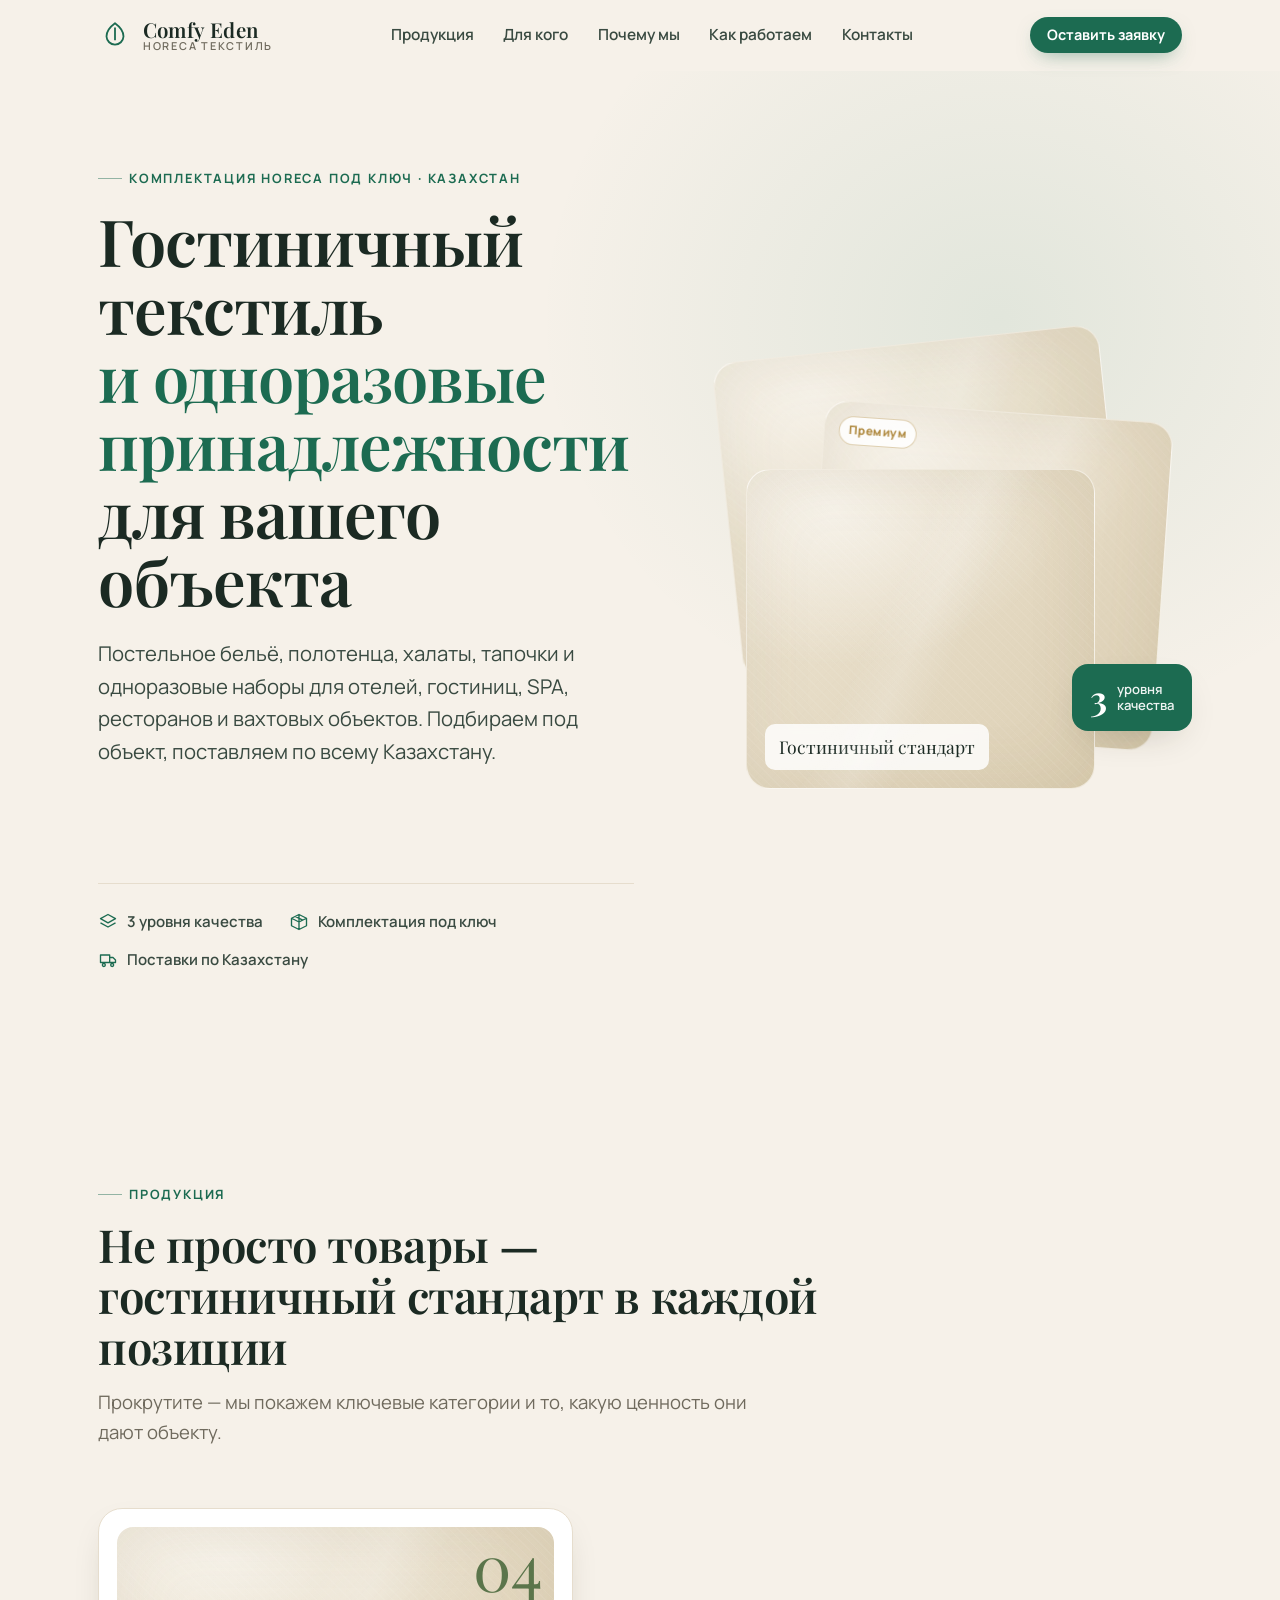
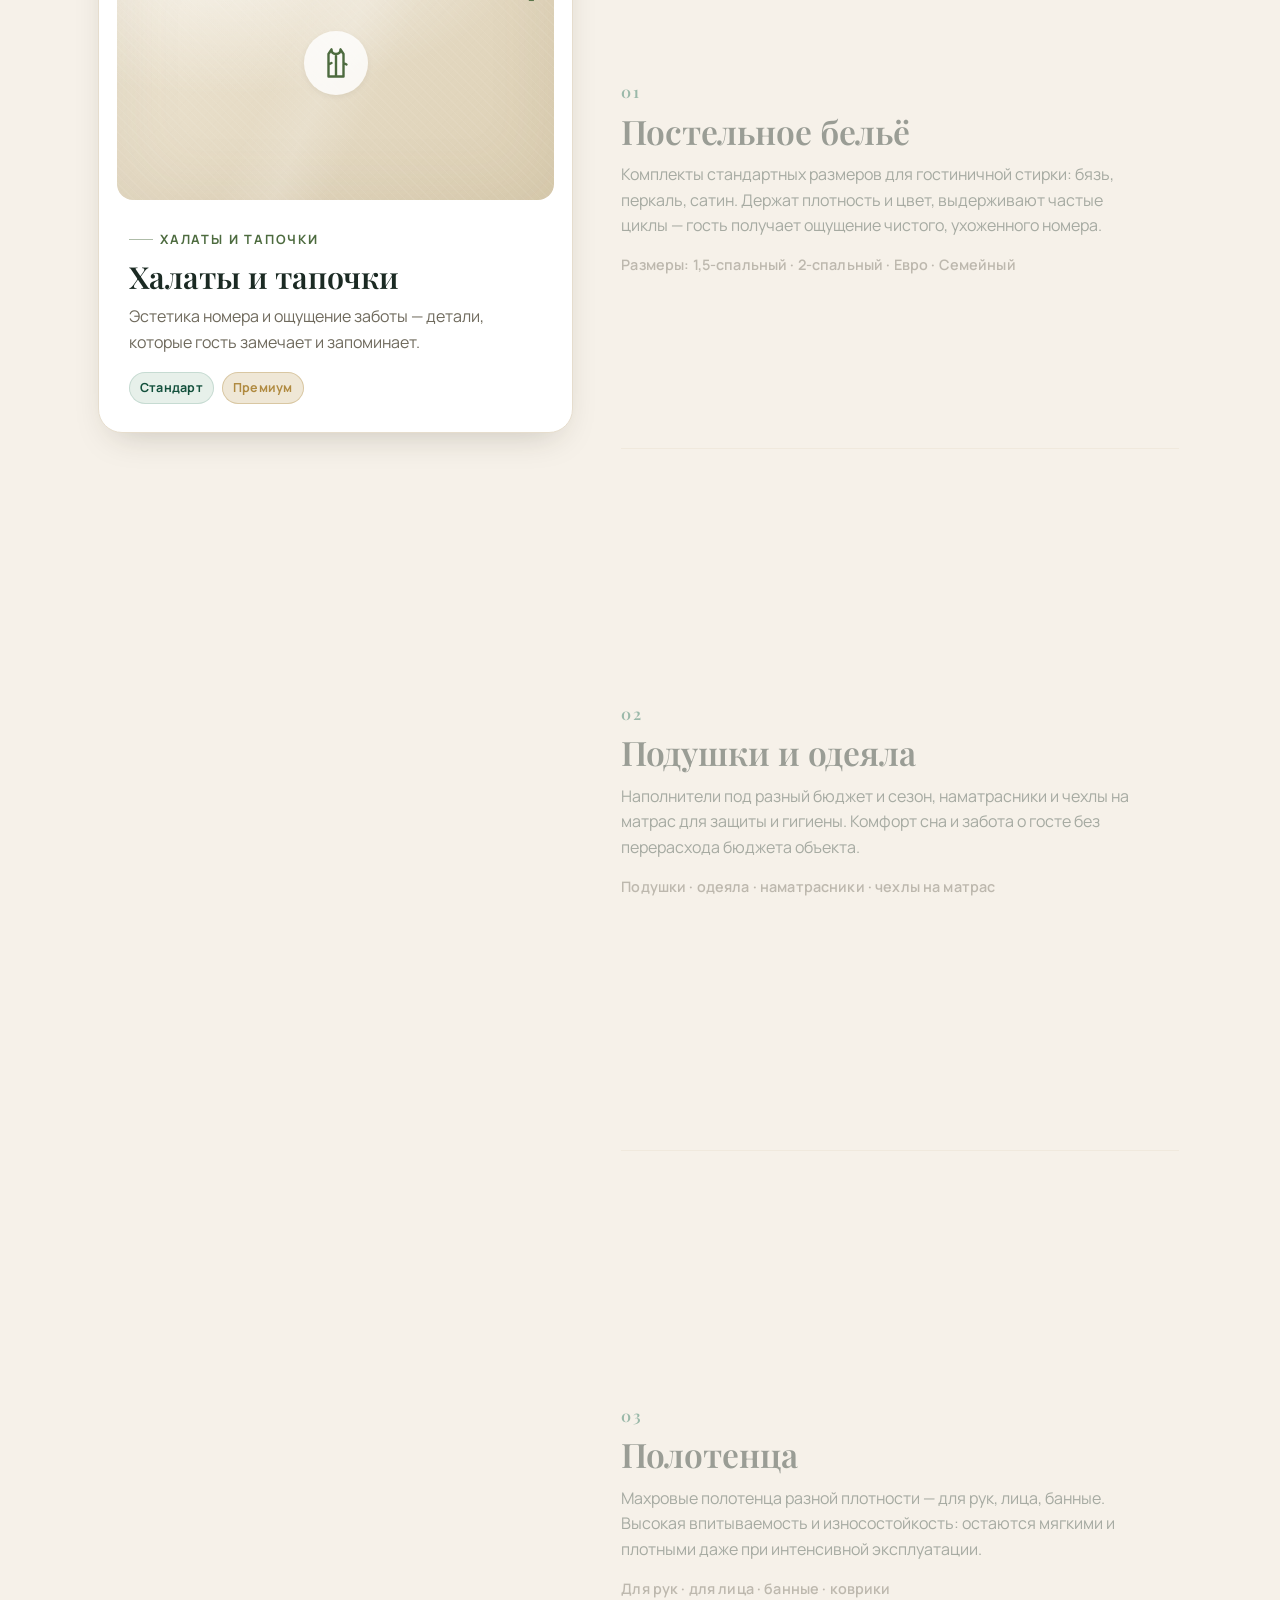
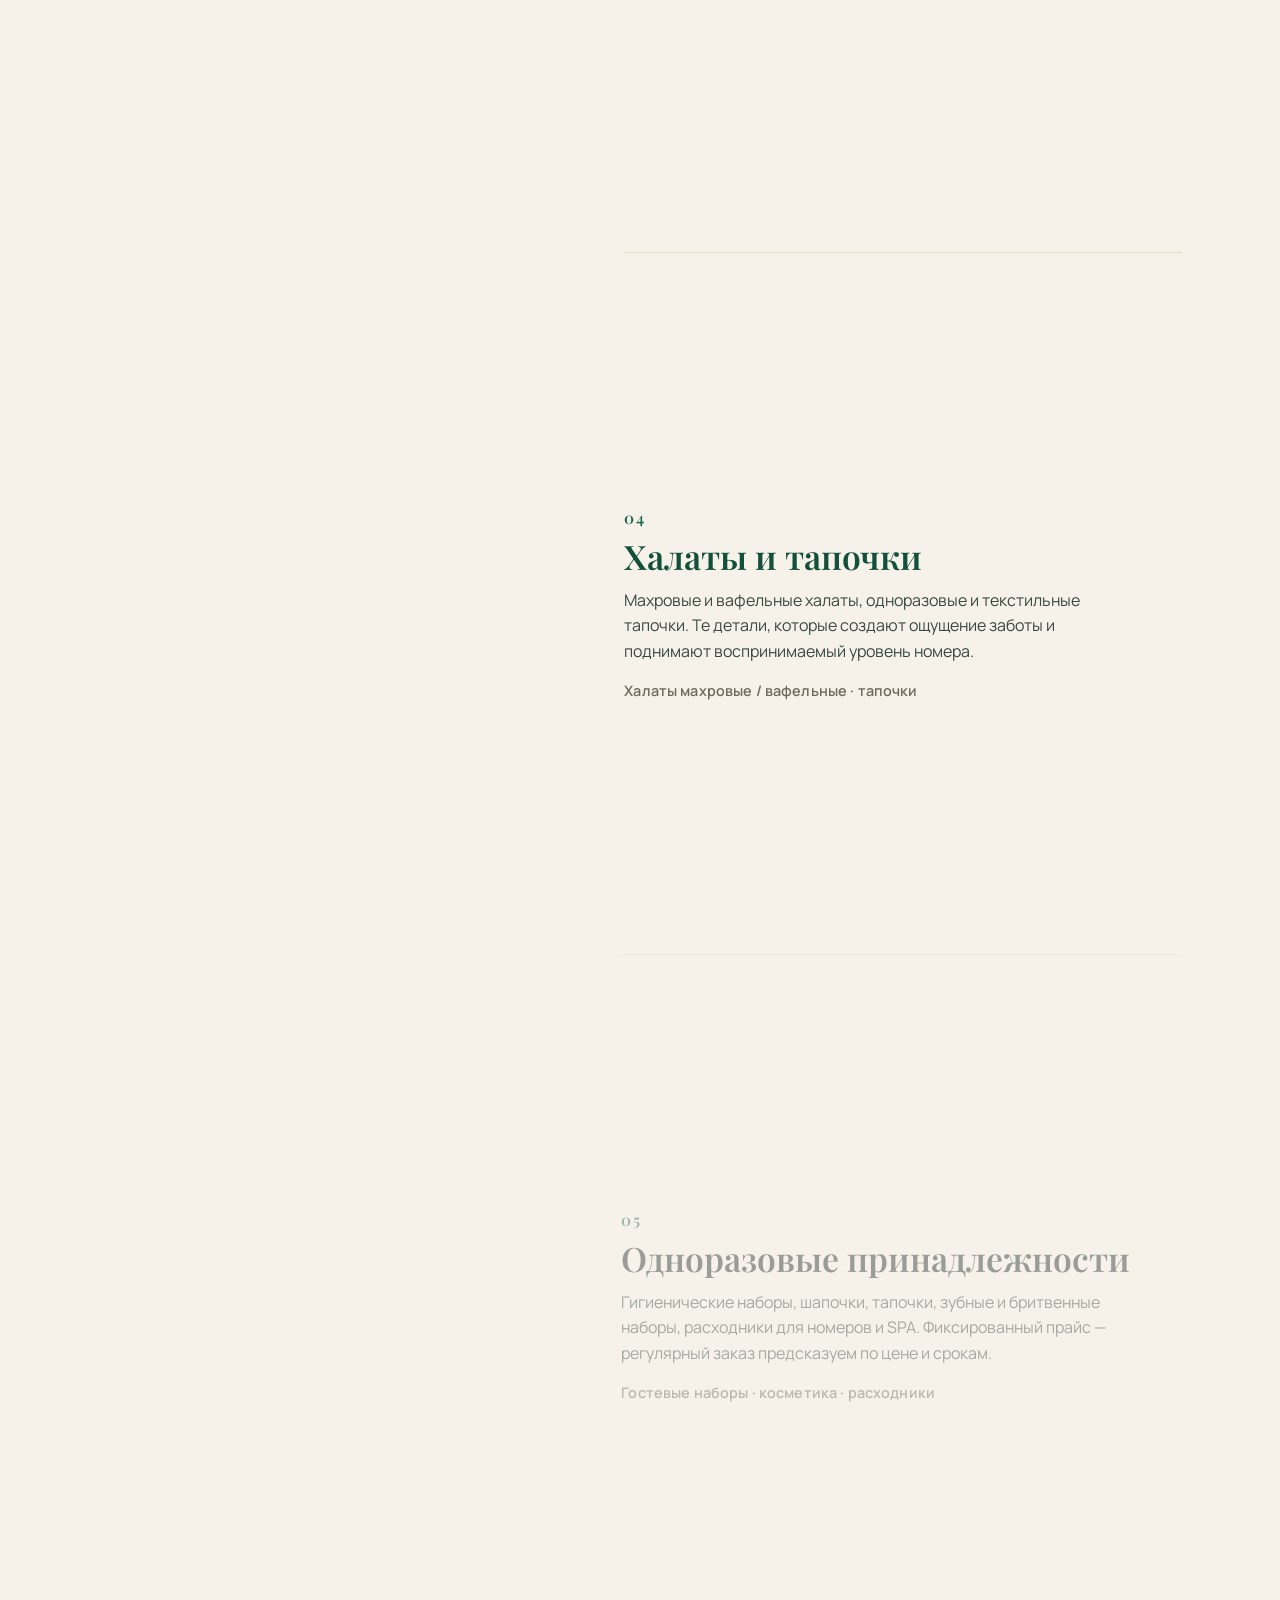
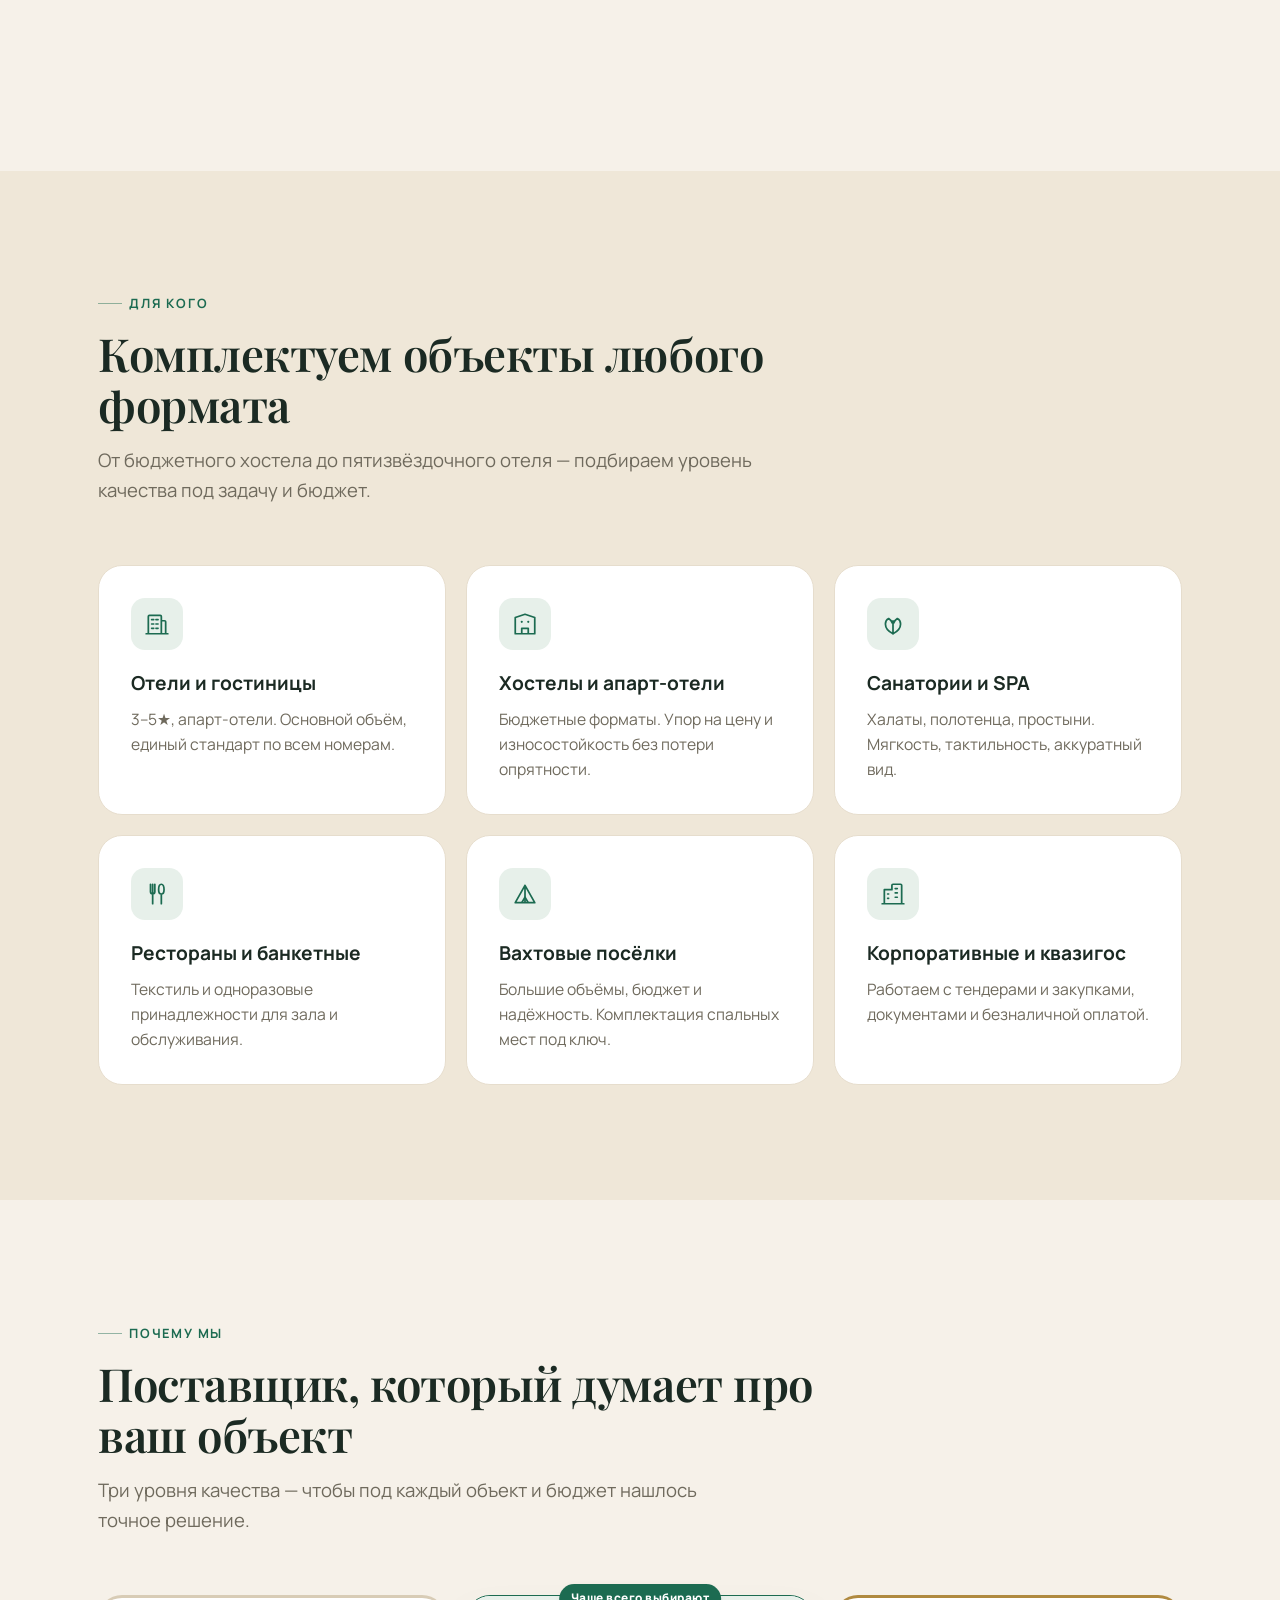
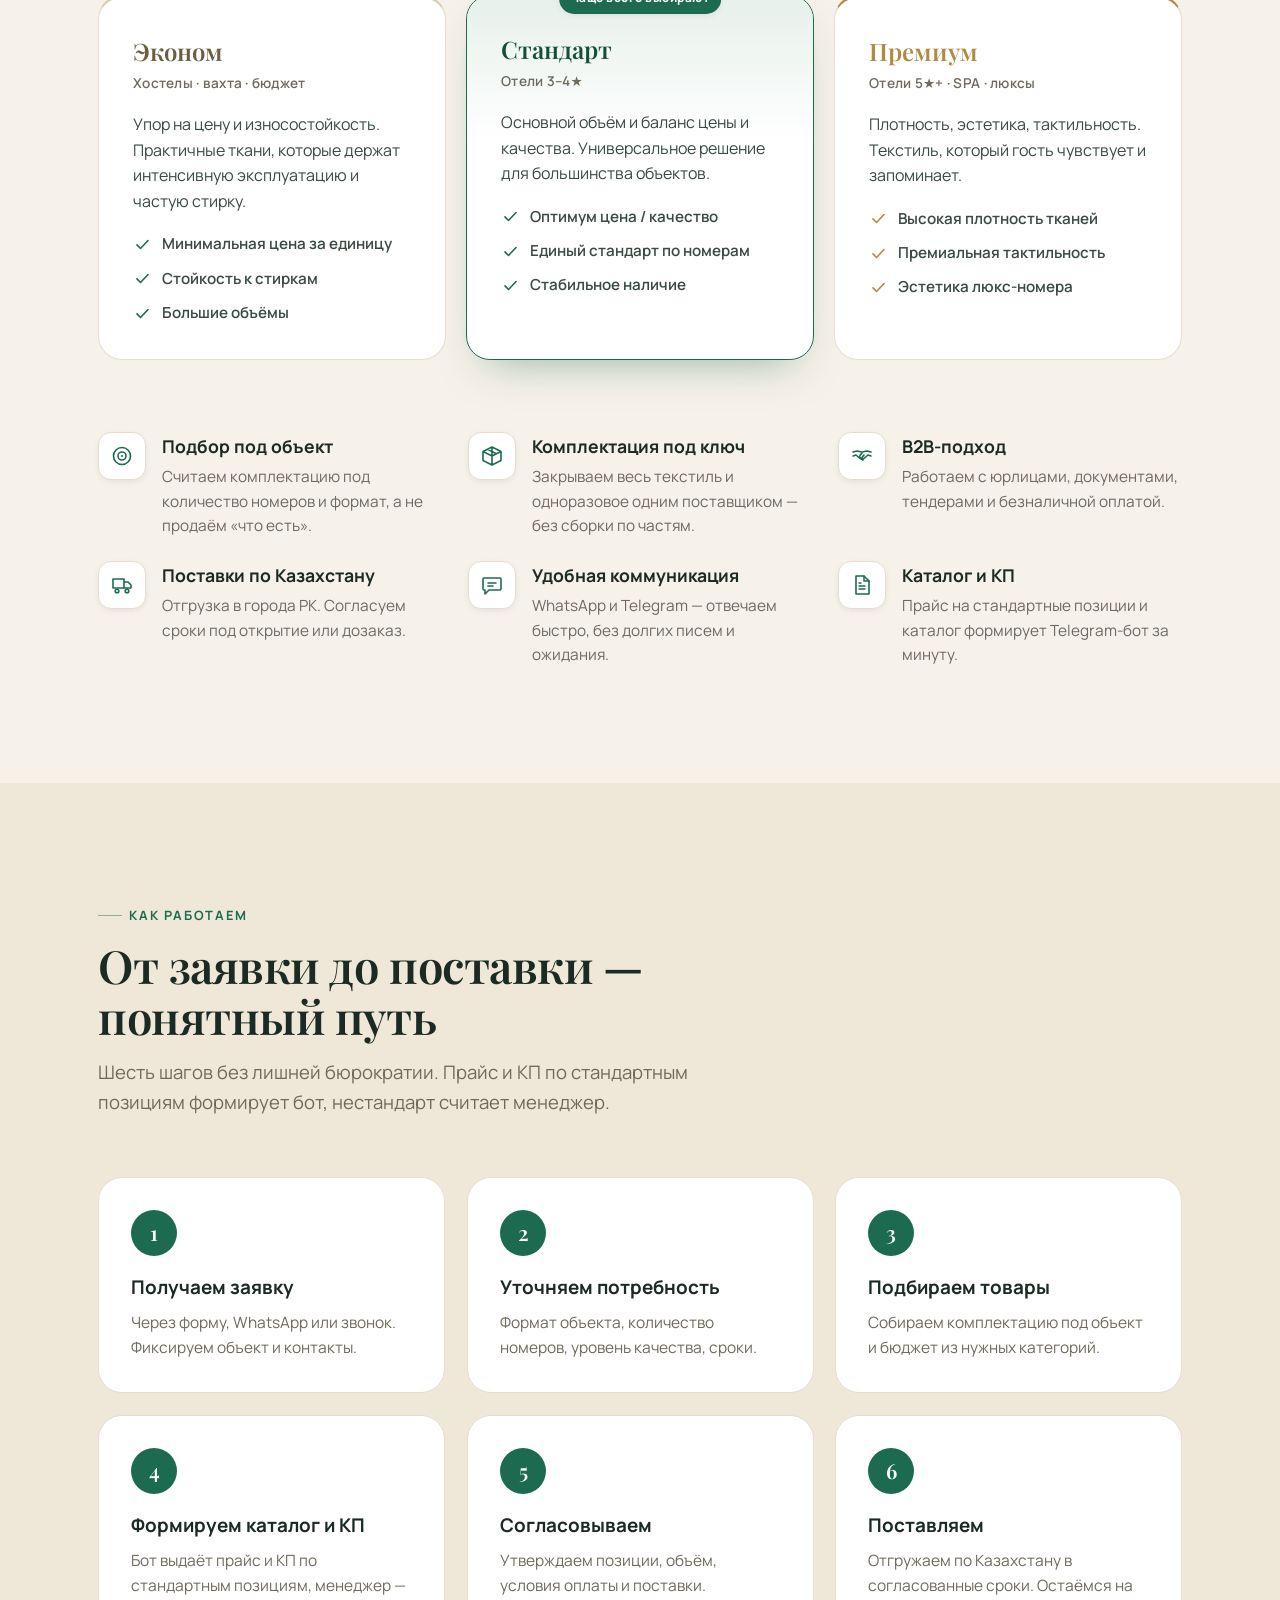
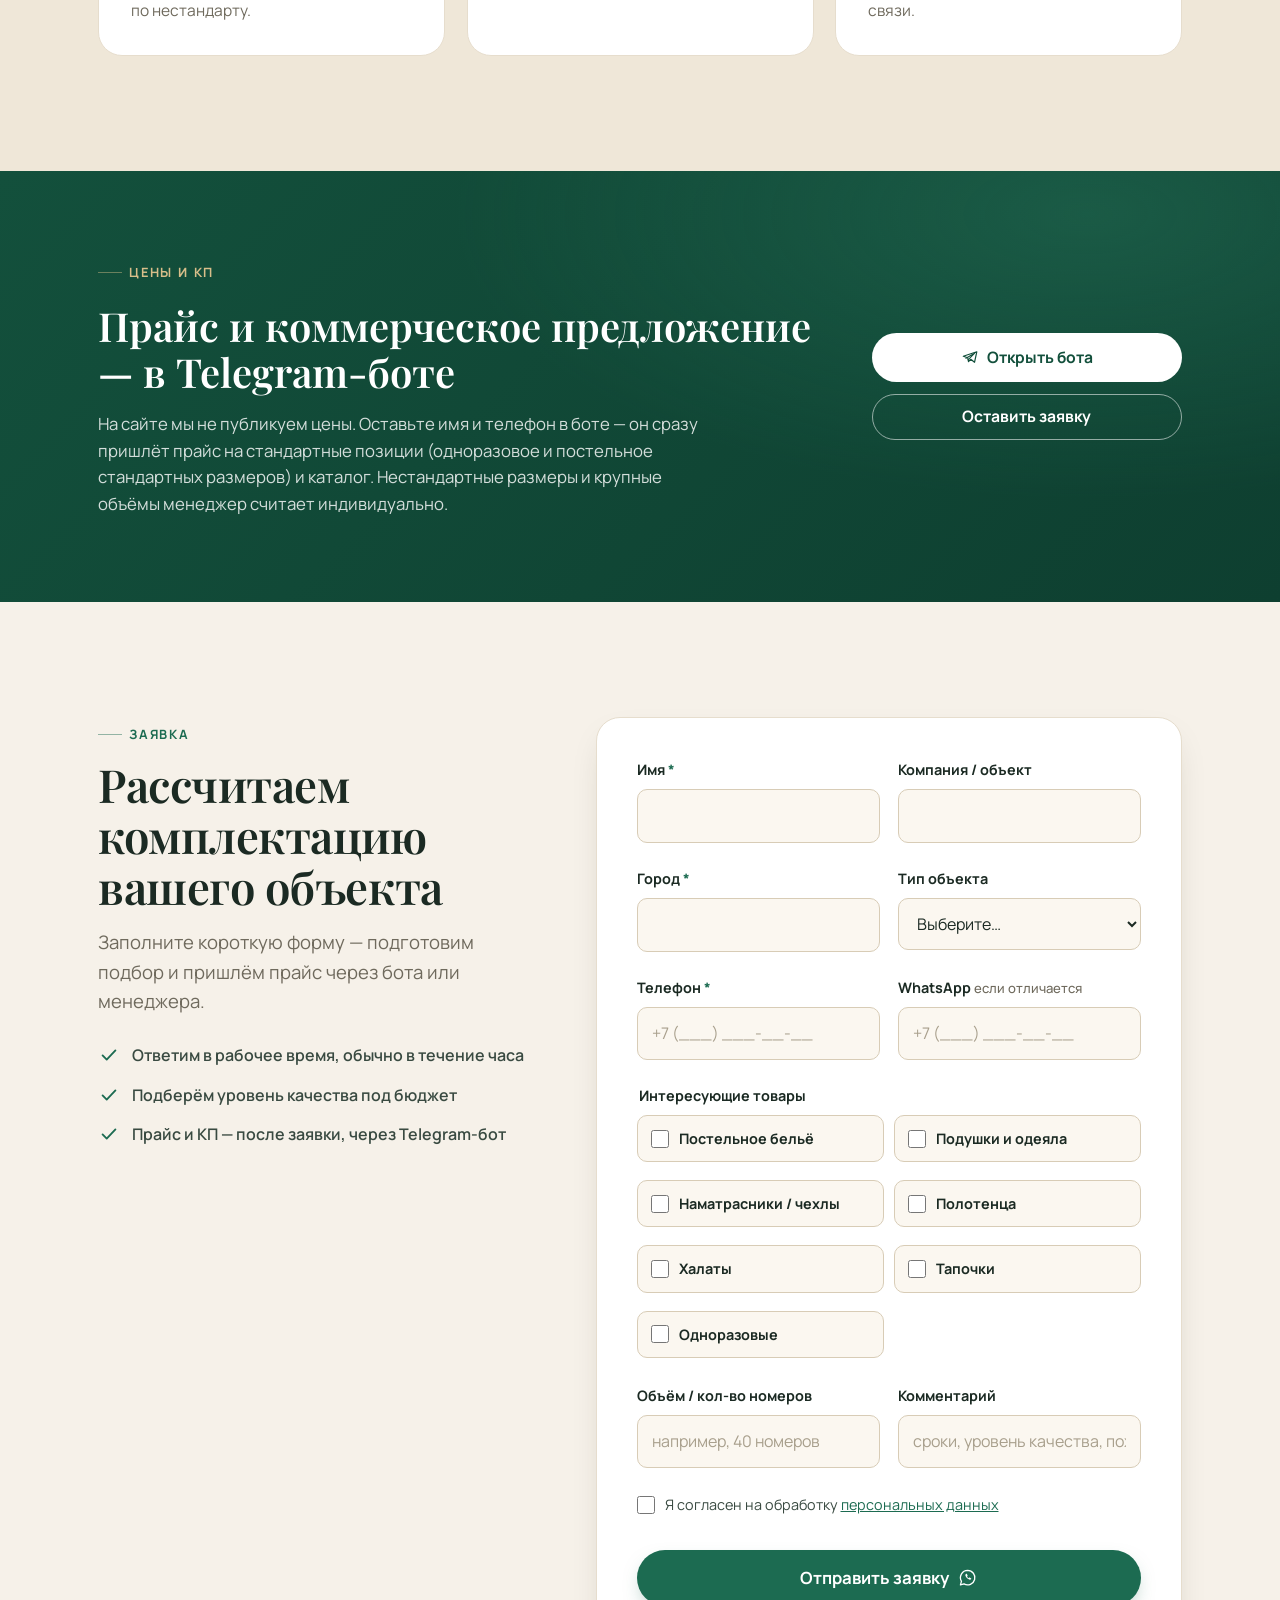
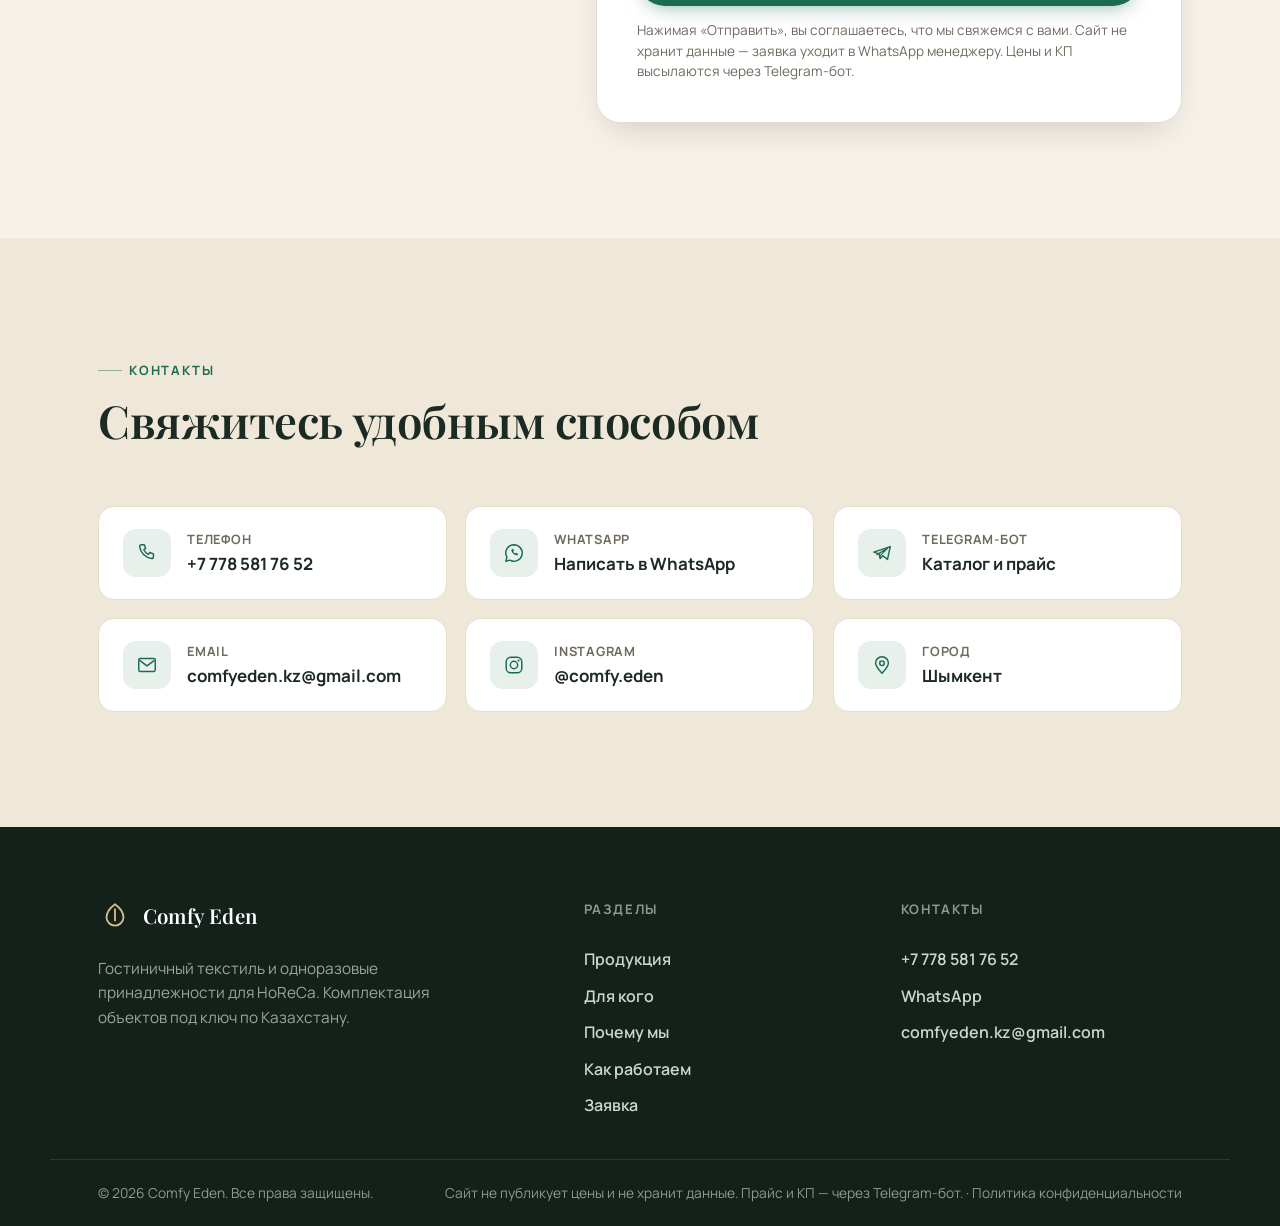
<file: index.html>
<!DOCTYPE html>
<html lang="ru">
<head>
<meta charset="utf-8">
<meta name="viewport" content="width=device-width, initial-scale=1">
<title>Comfy Eden — гостиничный текстиль и одноразовые принадлежности для HoReCa | Казахстан</title>
<meta name="description" content="Комплектуем отели, гостиницы, SPA, рестораны и вахтовые объекты текстилем под ключ. Постельное бельё, полотенца, халаты, тапочки, одноразовые наборы. Поставки по Казахстану. Каталог и КП — в Telegram.">
<meta name="theme-color" content="#1c6b51">

<!-- Open Graph -->
<meta property="og:type" content="website">
<meta property="og:locale" content="ru_RU">
<meta property="og:site_name" content="Comfy Eden">
<meta property="og:title" content="Comfy Eden — гостиничный текстиль для HoReCa">
<meta property="og:description" content="Комплектация отелей, гостиниц, SPA и вахтовых объектов текстилем и одноразовыми принадлежностями под ключ. Поставки по Казахстану.">
<meta property="og:image" content="https://nurzhanov-nurserik.github.io/Comfy-eden/assets/img/og.svg">
<meta property="og:image:width" content="1200">
<meta property="og:image:height" content="630">
<meta property="og:image:alt" content="Comfy Eden — гостиничный текстиль для HoReCa, Казахстан">
<meta name="twitter:card" content="summary_large_image">

<!-- Favicon (лист — монограмма Eden), инлайн -->
<link rel="icon" href="data:image/svg+xml,%3Csvg xmlns='http://www.w3.org/2000/svg' viewBox='0 0 32 32'%3E%3Crect width='32' height='32' rx='7' fill='%231c6b51'/%3E%3Cpath d='M16 6c-5 3.6-7.5 7.8-7.5 11.6A7.5 7.5 0 0 0 16 25a7.5 7.5 0 0 0 7.5-7.4C23.5 13.8 21 9.6 16 6Z' fill='none' stroke='%23f6f1e9' stroke-width='1.7'/%3E%3Cpath d='M16 9v13' fill='none' stroke='%23f6f1e9' stroke-width='1.7'/%3E%3C/svg%3E">

<!-- Fonts -->
<link rel="preconnect" href="https://fonts.googleapis.com">
<link rel="preconnect" href="https://fonts.gstatic.com" crossorigin>
<link href="https://fonts.googleapis.com/css2?family=Playfair+Display:wght@500;600&family=Manrope:wght@400;500;600;700;800&display=swap" rel="stylesheet">

<!-- Структурированные данные (schema.org) -->
<script type="application/ld+json">
{
  "@context": "https://schema.org",
  "@type": "Organization",
  "name": "Comfy Eden",
  "description": "Гостиничный текстиль и одноразовые принадлежности для HoReCa: комплектация отелей, гостиниц, SPA, ресторанов и вахтовых объектов под ключ по Казахстану.",
  "url": "https://nurzhanov-nurserik.github.io/Comfy-eden/",
  "areaServed": "KZ",
  "contactPoint": {
    "@type": "ContactPoint",
    "telephone": "+77785817652",
    "contactType": "sales",
    "areaServed": "KZ",
    "availableLanguage": ["ru", "kk"]
  }
}
</script>

<link rel="stylesheet" href="assets/css/styles.css">
</head>
<body>

<a class="skip-link" href="#main">К содержанию</a>

<!-- ===== ICON SPRITE ===== -->
<svg width="0" height="0" style="position:absolute" aria-hidden="true" focusable="false">
  <symbol id="i-bed" viewBox="0 0 24 24"><path d="M3 18V8m0 5h18m0 5V11a3 3 0 0 0-3-3H8m-5 0V6m18 12v-2M7 11h.01" fill="none" stroke="currentColor" stroke-width="1.6" stroke-linecap="round" stroke-linejoin="round"/></symbol>
  <symbol id="i-pillow" viewBox="0 0 24 24"><path d="M4.5 6.5C7 5 17 5 19.5 6.5S21 17 19.5 18.5 7 20 4.5 18.5 2 8 4.5 6.5Z" fill="none" stroke="currentColor" stroke-width="1.6" stroke-linejoin="round"/><path d="M7 8c2 1.5 8 1.5 10 0M7 17c2-1.5 8-1.5 10 0" fill="none" stroke="currentColor" stroke-width="1.2" opacity=".6"/></symbol>
  <symbol id="i-towel" viewBox="0 0 24 24"><path d="M7 3h11a1 1 0 0 1 1 1v17H8a3 3 0 0 1-3-3V5a2 2 0 0 1 2-2Z" fill="none" stroke="currentColor" stroke-width="1.6" stroke-linejoin="round"/><path d="M5 18a2 2 0 0 0 2 2h1V3" fill="none" stroke="currentColor" stroke-width="1.6"/><path d="M11 7h4M11 10h4" stroke="currentColor" stroke-width="1.2" opacity=".6"/></symbol>
  <symbol id="i-robe" viewBox="0 0 24 24"><path d="M9 3 7 6v15h10V6l-2-3M9 3c0 2 1 3 3 3s3-1 3-3M12 6v15M9 12l-2 1m10-1 2 1" fill="none" stroke="currentColor" stroke-width="1.6" stroke-linecap="round" stroke-linejoin="round"/></symbol>
  <symbol id="i-kit" viewBox="0 0 24 24"><path d="M5 8h14l-1 12H6L5 8Z" fill="none" stroke="currentColor" stroke-width="1.6" stroke-linejoin="round"/><path d="M8 8V6a4 4 0 0 1 8 0v2" fill="none" stroke="currentColor" stroke-width="1.6"/><path d="m10 13 1.5 1.5L15 11" fill="none" stroke="currentColor" stroke-width="1.5" stroke-linecap="round" stroke-linejoin="round"/></symbol>
  <symbol id="i-hotel" viewBox="0 0 24 24"><path d="M4 21V5a1 1 0 0 1 1-1h10a1 1 0 0 1 1 1v16M16 21V9h3a1 1 0 0 1 1 1v11M2 21h20" fill="none" stroke="currentColor" stroke-width="1.6" stroke-linecap="round" stroke-linejoin="round"/><path d="M7 8h2m2 0h2M7 12h2m2 0h2M7 16h2m2 0h2" stroke="currentColor" stroke-width="1.5" stroke-linecap="round"/></symbol>
  <symbol id="i-hostel" viewBox="0 0 24 24"><path d="M3 21V6l9-3 9 3v15M3 21h18M9 21v-5h6v5" fill="none" stroke="currentColor" stroke-width="1.6" stroke-linecap="round" stroke-linejoin="round"/><path d="M9 10h.01M15 10h.01" stroke="currentColor" stroke-width="2" stroke-linecap="round"/></symbol>
  <symbol id="i-spa" viewBox="0 0 24 24"><path d="M12 21c4-2 7-5 7-9 0-2-1-4-3-5-1.5 1-2.7 2.4-3.3 4M12 21c-4-2-7-5-7-9 0-2 1-4 3-5 1.5 1 2.7 2.4 3.3 4M12 21V9" fill="none" stroke="currentColor" stroke-width="1.6" stroke-linecap="round" stroke-linejoin="round"/></symbol>
  <symbol id="i-restaurant" viewBox="0 0 24 24"><path d="M6 3v7a2 2 0 0 0 4 0V3M8 3v18M16 3c-1.5 0-2.5 2-2.5 5s1 4 2.5 4 2.5-1 2.5-4-1-5-2.5-5Zm0 9v9" fill="none" stroke="currentColor" stroke-width="1.6" stroke-linecap="round" stroke-linejoin="round"/></symbol>
  <symbol id="i-camp" viewBox="0 0 24 24"><path d="M12 4 3 20h18L12 4ZM12 4v16" fill="none" stroke="currentColor" stroke-width="1.6" stroke-linecap="round" stroke-linejoin="round"/><path d="m9 20 3-5 3 5" fill="none" stroke="currentColor" stroke-width="1.6" stroke-linejoin="round"/></symbol>
  <symbol id="i-corp" viewBox="0 0 24 24"><path d="M4 21V8h7V4a1 1 0 0 1 1-1h7a1 1 0 0 1 1 1v17M2 21h20" fill="none" stroke="currentColor" stroke-width="1.6" stroke-linecap="round" stroke-linejoin="round"/><path d="M14 7h2m-2 4h2m-2 4h2M7 12h1m-1 4h1" stroke="currentColor" stroke-width="1.5" stroke-linecap="round"/></symbol>
  <symbol id="i-target" viewBox="0 0 24 24"><circle cx="12" cy="12" r="8.5" fill="none" stroke="currentColor" stroke-width="1.6"/><circle cx="12" cy="12" r="4" fill="none" stroke="currentColor" stroke-width="1.6"/><circle cx="12" cy="12" r="1" fill="currentColor"/></symbol>
  <symbol id="i-layers" viewBox="0 0 24 24"><path d="m12 3 9 5-9 5-9-5 9-5Z" fill="none" stroke="currentColor" stroke-width="1.6" stroke-linejoin="round"/><path d="m3 13 9 5 9-5" fill="none" stroke="currentColor" stroke-width="1.6" stroke-linejoin="round"/></symbol>
  <symbol id="i-package" viewBox="0 0 24 24"><path d="M12 3 3 7.5v9L12 21l9-4.5v-9L12 3Zm0 0v18M3 7.5 12 12l9-4.5M7.5 5.2l9 4.6" fill="none" stroke="currentColor" stroke-width="1.6" stroke-linejoin="round"/></symbol>
  <symbol id="i-handshake" viewBox="0 0 24 24"><path d="m3 12 3-1 4 3.5c.8.7 2 .6 2.7-.2M21 12l-3-1-5.5 4.7M3 8l4-1 5 1 5-1 4 1" fill="none" stroke="currentColor" stroke-width="1.6" stroke-linecap="round" stroke-linejoin="round"/><path d="m11 14 2 2m-1-7-2 2.5a1.4 1.4 0 0 0 2 2L14 11" fill="none" stroke="currentColor" stroke-width="1.6" stroke-linecap="round" stroke-linejoin="round"/></symbol>
  <symbol id="i-truck" viewBox="0 0 24 24"><path d="M3 6h11v9H3V6Zm11 3h4l3 3v3h-7V9Z" fill="none" stroke="currentColor" stroke-width="1.6" stroke-linejoin="round"/><circle cx="7" cy="18" r="1.8" fill="none" stroke="currentColor" stroke-width="1.6"/><circle cx="17" cy="18" r="1.8" fill="none" stroke="currentColor" stroke-width="1.6"/></symbol>
  <symbol id="i-chat" viewBox="0 0 24 24"><path d="M4 5h16a1 1 0 0 1 1 1v10a1 1 0 0 1-1 1H9l-4 4v-4H4a1 1 0 0 1-1-1V6a1 1 0 0 1 1-1Z" fill="none" stroke="currentColor" stroke-width="1.6" stroke-linejoin="round"/><path d="M8 10h8m-8 3h5" stroke="currentColor" stroke-width="1.5" stroke-linecap="round"/></symbol>
  <symbol id="i-file" viewBox="0 0 24 24"><path d="M6 3h8l5 5v13H6V3Z" fill="none" stroke="currentColor" stroke-width="1.6" stroke-linejoin="round"/><path d="M14 3v5h5M9 13h6m-6 3h6m-6-6h2" stroke="currentColor" stroke-width="1.5" stroke-linecap="round" fill="none"/></symbol>
  <symbol id="i-whatsapp" viewBox="0 0 24 24"><path d="M12 3a9 9 0 0 0-7.7 13.6L3 21l4.5-1.2A9 9 0 1 0 12 3Z" fill="none" stroke="currentColor" stroke-width="1.6" stroke-linejoin="round"/><path d="M9 8.5c.2 1.5 1 3 2 4s2.5 1.8 4 2c.6.1 1.3-.4 1.5-1 .1-.4-.1-.7-.5-.9l-1.6-.7c-.3-.1-.6 0-.8.2l-.4.5c-.9-.4-1.6-1.1-2-2l.5-.4c.2-.2.3-.5.2-.8l-.7-1.6c-.2-.4-.5-.6-.9-.5-.6.2-1.1.9-1 1.5Z" fill="currentColor"/></symbol>
  <symbol id="i-telegram" viewBox="0 0 24 24"><path d="m21 5-3 14-5-4-3 3-1-5-6-2 18-6Z" fill="none" stroke="currentColor" stroke-width="1.6" stroke-linejoin="round"/><path d="m9 16 9-9-12 7" fill="none" stroke="currentColor" stroke-width="1.4" stroke-linejoin="round"/></symbol>
  <symbol id="i-phone" viewBox="0 0 24 24"><path d="M6 3h3l1.5 4-2 1.5a11 11 0 0 0 5 5l1.5-2 4 1.5v3a2 2 0 0 1-2 2A15 15 0 0 1 4 5a2 2 0 0 1 2-2Z" fill="none" stroke="currentColor" stroke-width="1.6" stroke-linejoin="round"/></symbol>
  <symbol id="i-mail" viewBox="0 0 24 24"><rect x="3" y="5" width="18" height="14" rx="1.5" fill="none" stroke="currentColor" stroke-width="1.6"/><path d="m4 7 8 6 8-6" fill="none" stroke="currentColor" stroke-width="1.6" stroke-linejoin="round"/></symbol>
  <symbol id="i-pin" viewBox="0 0 24 24"><path d="M12 21c4.5-5 7-8 7-11a7 7 0 0 0-14 0c0 3 2.5 6 7 11Z" fill="none" stroke="currentColor" stroke-width="1.6" stroke-linejoin="round"/><circle cx="12" cy="10" r="2.5" fill="none" stroke="currentColor" stroke-width="1.6"/></symbol>
  <symbol id="i-instagram" viewBox="0 0 24 24"><rect x="3.5" y="3.5" width="17" height="17" rx="5" fill="none" stroke="currentColor" stroke-width="1.6"/><circle cx="12" cy="12" r="4" fill="none" stroke="currentColor" stroke-width="1.6"/><circle cx="17" cy="7" r="1.1" fill="currentColor"/></symbol>
  <symbol id="i-check" viewBox="0 0 24 24"><path d="m5 12.5 4.5 4.5L19 7" fill="none" stroke="currentColor" stroke-width="2" stroke-linecap="round" stroke-linejoin="round"/></symbol>
  <symbol id="i-arrow" viewBox="0 0 24 24"><path d="M5 12h14m-6-6 6 6-6 6" fill="none" stroke="currentColor" stroke-width="1.7" stroke-linecap="round" stroke-linejoin="round"/></symbol>
  <symbol id="i-menu" viewBox="0 0 24 24"><path d="M4 7h16M4 12h16M4 17h16" stroke="currentColor" stroke-width="1.8" stroke-linecap="round"/></symbol>
  <symbol id="i-close" viewBox="0 0 24 24"><path d="M6 6l12 12M18 6 6 18" stroke="currentColor" stroke-width="1.8" stroke-linecap="round"/></symbol>
</svg>

<!-- ===== HEADER ===== -->
<header class="header" data-header>
  <div class="container header__inner">
    <a class="logo" href="#top" aria-label="Comfy Eden — на главную">
      <svg class="logo__mark" viewBox="0 0 32 32" aria-hidden="true">
        <path d="M16 5c-5.5 4-8 8.4-8 12.4A8 8 0 0 0 16 25a8 8 0 0 0 8-7.6c0-4-2.5-8.4-8-12.4Z" fill="none" stroke="currentColor" stroke-width="1.7"/>
        <path d="M16 9v12" fill="none" stroke="currentColor" stroke-width="1.7"/>
      </svg>
      <span class="logo__text">
        <span class="logo__name">Comfy&nbsp;Eden</span>
        <span class="logo__tag">HoReCa текстиль</span>
      </span>
    </a>

    <nav class="nav" aria-label="Основная навигация" data-nav>
      <a href="#products">Продукция</a>
      <a href="#audience">Для кого</a>
      <a href="#why">Почему мы</a>
      <a href="#process">Как работаем</a>
      <a href="#contacts">Контакты</a>
    </nav>

    <div class="header__actions">
      <a class="btn btn--primary btn--sm" href="#lead">Оставить заявку</a>
      <button class="nav-toggle" data-nav-toggle aria-label="Открыть меню" aria-expanded="false" aria-controls="mobile-menu">
        <svg class="icon" aria-hidden="true"><use href="#i-menu"/></svg>
      </button>
    </div>
  </div>

  <!-- Mobile menu -->
  <div class="mobile-menu" id="mobile-menu" data-mobile-menu hidden>
    <nav class="mobile-menu__nav" aria-label="Мобильная навигация">
      <a href="#products">Продукция</a>
      <a href="#audience">Для кого</a>
      <a href="#why">Почему мы</a>
      <a href="#process">Как работаем</a>
      <a href="#contacts">Контакты</a>
    </nav>
    <a class="btn btn--primary btn--block" href="#lead">Оставить заявку</a>
    <a class="btn btn--ghost btn--block" data-contact="whatsapp" href="#">
      <svg class="icon" aria-hidden="true"><use href="#i-whatsapp"/></svg> Написать в WhatsApp
    </a>
  </div>
</header>

<main id="main">
<span id="top"></span>

<!-- ===== HERO ===== -->
<section class="hero" aria-labelledby="hero-title">
  <div class="container hero__inner">
    <div class="hero__content">
      <p class="eyebrow" data-reveal>Комплектация HoReCa под ключ · Казахстан</p>
      <h1 class="hero__title" id="hero-title" data-reveal>
        Гостиничный текстиль <span class="accent-text">и&nbsp;одноразовые принадлежности</span> для вашего объекта
      </h1>
      <p class="hero__lead" data-reveal data-reveal-delay="1">
        Постельное бельё, полотенца, халаты, тапочки и одноразовые наборы для отелей, гостиниц,
        SPA, ресторанов и вахтовых объектов. Подбираем под объект, поставляем по&nbsp;всему Казахстану.
      </p>
      <div class="hero__cta" data-reveal data-reveal-delay="2">
        <a class="btn btn--primary" href="#lead">
          Оставить заявку <svg class="icon" aria-hidden="true"><use href="#i-arrow"/></svg>
        </a>
        <a class="btn btn--ghost" data-contact="whatsapp" href="#">
          <svg class="icon" aria-hidden="true"><use href="#i-whatsapp"/></svg> WhatsApp
        </a>
      </div>
      <ul class="hero__trust" data-reveal data-reveal-delay="3">
        <li><svg class="icon" aria-hidden="true"><use href="#i-layers"/></svg> 3 уровня качества</li>
        <li><svg class="icon" aria-hidden="true"><use href="#i-package"/></svg> Комплектация под ключ</li>
        <li><svg class="icon" aria-hidden="true"><use href="#i-truck"/></svg> Поставки по Казахстану</li>
      </ul>
    </div>

    <!-- Премиум CSS-плейсхолдер (слот под реальное фото товара) -->
    <div class="hero__art" data-reveal data-reveal-delay="2" aria-hidden="true">
      <div class="hero__card hero__card--back ph ph--linen"></div>
      <div class="hero__card hero__card--mid ph ph--linen">
        <span class="hero__chip">Премиум</span>
      </div>
      <!-- слот под фото 4:5 -->
      <div class="hero__card hero__card--front ph ph--linen">
        <span class="hero__cardlabel">Гостиничный стандарт</span>
      </div>
      <div class="hero__badge">
        <strong>3</strong>
        <span>уровня<br>качества</span>
      </div>
    </div>
  </div>
</section>

<!-- ===== STORY / STICKY ПРОДУКТОВЫЙ АКЦЕНТ ===== -->
<section class="story section" id="products" aria-labelledby="story-title">
  <div class="container">
    <header class="section__head" data-reveal>
      <p class="eyebrow">Продукция</p>
      <h2 class="section__title" id="story-title">Не просто товары — гостиничный стандарт в каждой позиции</h2>
      <p class="section__sub">Прокрутите — мы покажем ключевые категории и то, какую ценность они дают объекту.</p>
    </header>

    <div class="story__inner">
      <!-- Sticky-панель: обновляется при прокрутке -->
      <div class="story__sticky">
        <div class="story__visual" data-story-visual data-cat="bedding">
          <span class="story__index" data-story-index>01</span>
          <div class="story__media ph ph--linen">
            <svg class="story__icon icon" aria-hidden="true"><use href="#i-bed" data-story-icon/></svg>
          </div>
          <div class="story__caption">
            <span class="eyebrow" data-story-kicker>Постельное бельё</span>
            <h3 data-story-heading>Сон гостя начинается с белья</h3>
            <p data-story-desc>Плотные ткани, ровные швы, аккуратный вид после промышленной стирки.</p>
            <div class="chips" data-story-levels></div>
          </div>
        </div>
      </div>

      <!-- Шаги-сторителлинг -->
      <div class="story__steps">
        <article class="story__step is-active" data-story-step data-index="01" data-cat="bedding"
                 data-icon="i-bed" data-kicker="Постельное бельё" data-levels="Эконом,Стандарт,Премиум"
                 data-desc="Плотные ткани, ровные швы, аккуратный вид после промышленной стирки — бельё держит форму и цвет.">
          <span class="story__num">01</span>
          <h3>Постельное бельё</h3>
          <p>Комплекты стандартных размеров для гостиничной стирки: бязь, перкаль, сатин. Держат плотность и цвет, выдерживают частые циклы — гость получает ощущение чистого, ухоженного номера.</p>
          <p class="story__meta">Размеры: 1,5-спальный · 2-спальный · Евро · Семейный</p>
        </article>

        <article class="story__step" data-story-step data-index="02" data-cat="pillow"
                 data-icon="i-pillow" data-kicker="Подушки и одеяла" data-levels="Эконом,Стандарт,Премиум"
                 data-desc="Наполнители под разный бюджет и сезон: от практичных синтетических до премиальных — с хорошей терморегуляцией.">
          <span class="story__num">02</span>
          <h3>Подушки и одеяла</h3>
          <p>Наполнители под разный бюджет и сезон, наматрасники и чехлы на матрас для защиты и гигиены. Комфорт сна и забота о госте без перерасхода бюджета объекта.</p>
          <p class="story__meta">Подушки · одеяла · наматрасники · чехлы на матрас</p>
        </article>

        <article class="story__step" data-story-step data-index="03" data-cat="towel"
                 data-icon="i-towel" data-kicker="Полотенца" data-levels="Эконом,Стандарт,Премиум"
                 data-desc="Махра с высокой впитываемостью и износостойкостью — не теряет мягкость и плотность после десятков стирок.">
          <span class="story__num">03</span>
          <h3>Полотенца</h3>
          <p>Махровые полотенца разной плотности — для рук, лица, банные. Высокая впитываемость и износостойкость: остаются мягкими и плотными даже при интенсивной эксплуатации.</p>
          <p class="story__meta">Для рук · для лица · банные · коврики</p>
        </article>

        <article class="story__step" data-story-step data-index="04" data-cat="robe"
                 data-icon="i-robe" data-kicker="Халаты и тапочки" data-levels="Стандарт,Премиум"
                 data-desc="Эстетика номера и ощущение заботы — детали, которые гость замечает и запоминает.">
          <span class="story__num">04</span>
          <h3>Халаты и тапочки</h3>
          <p>Махровые и вафельные халаты, одноразовые и текстильные тапочки. Те детали, которые создают ощущение заботы и поднимают воспринимаемый уровень номера.</p>
          <p class="story__meta">Халаты махровые / вафельные · тапочки</p>
        </article>

        <article class="story__step" data-story-step data-index="05" data-cat="kit"
                 data-icon="i-kit" data-kicker="Одноразовые принадлежности" data-levels="Эконом,Стандарт,Премиум"
                 data-desc="Гигиенические наборы и расходники с фиксированным прайсом — удобно заказывать регулярно и предсказуемо по цене.">
          <span class="story__num">05</span>
          <h3>Одноразовые принадлежности</h3>
          <p>Гигиенические наборы, шапочки, тапочки, зубные и бритвенные наборы, расходники для номеров и SPA. Фиксированный прайс — регулярный заказ предсказуем по цене и срокам.</p>
          <p class="story__meta">Гостевые наборы · косметика · расходники</p>
        </article>
      </div>
    </div>
  </div>
</section>

<!-- ===== ДЛЯ КОГО ===== -->
<section class="section section--alt" id="audience" aria-labelledby="aud-title">
  <div class="container">
    <header class="section__head" data-reveal>
      <p class="eyebrow">Для кого</p>
      <h2 class="section__title" id="aud-title">Комплектуем объекты любого формата</h2>
      <p class="section__sub">От бюджетного хостела до пятизвёздочного отеля — подбираем уровень качества под задачу и бюджет.</p>
    </header>

    <div class="grid grid--3 cards">
      <article class="card" data-reveal>
        <span class="card__icon"><svg class="icon" aria-hidden="true"><use href="#i-hotel"/></svg></span>
        <h3>Отели и гостиницы</h3>
        <p>3–5★, апарт-отели. Основной объём, единый стандарт по всем номерам.</p>
      </article>
      <article class="card" data-reveal data-reveal-delay="1">
        <span class="card__icon"><svg class="icon" aria-hidden="true"><use href="#i-hostel"/></svg></span>
        <h3>Хостелы и апарт-отели</h3>
        <p>Бюджетные форматы. Упор на цену и износостойкость без потери опрятности.</p>
      </article>
      <article class="card" data-reveal data-reveal-delay="2">
        <span class="card__icon"><svg class="icon" aria-hidden="true"><use href="#i-spa"/></svg></span>
        <h3>Санатории и SPA</h3>
        <p>Халаты, полотенца, простыни. Мягкость, тактильность, аккуратный вид.</p>
      </article>
      <article class="card" data-reveal>
        <span class="card__icon"><svg class="icon" aria-hidden="true"><use href="#i-restaurant"/></svg></span>
        <h3>Рестораны и банкетные</h3>
        <p>Текстиль и одноразовые принадлежности для зала и обслуживания.</p>
      </article>
      <article class="card" data-reveal data-reveal-delay="1">
        <span class="card__icon"><svg class="icon" aria-hidden="true"><use href="#i-camp"/></svg></span>
        <h3>Вахтовые посёлки</h3>
        <p>Большие объёмы, бюджет и надёжность. Комплектация спальных мест под ключ.</p>
      </article>
      <article class="card" data-reveal data-reveal-delay="2">
        <span class="card__icon"><svg class="icon" aria-hidden="true"><use href="#i-corp"/></svg></span>
        <h3>Корпоративные и квазигос</h3>
        <p>Работаем с тендерами и закупками, документами и безналичной оплатой.</p>
      </article>
    </div>
  </div>
</section>

<!-- ===== ПОЧЕМУ МЫ + УРОВНИ КАЧЕСТВА ===== -->
<section class="section" id="why" aria-labelledby="why-title">
  <div class="container">
    <header class="section__head" data-reveal>
      <p class="eyebrow">Почему мы</p>
      <h2 class="section__title" id="why-title">Поставщик, который думает про ваш объект</h2>
      <p class="section__sub">Три уровня качества — чтобы под каждый объект и бюджет нашлось точное решение.</p>
    </header>

    <!-- Уровни качества -->
    <div class="levels" role="list">
      <article class="level" data-level="econom" role="listitem" data-reveal>
        <header class="level__head">
          <span class="level__tag">Эконом</span>
          <span class="level__for">Хостелы · вахта · бюджет</span>
        </header>
        <p>Упор на цену и износостойкость. Практичные ткани, которые держат интенсивную эксплуатацию и частую стирку.</p>
        <ul class="level__list">
          <li><svg class="icon" aria-hidden="true"><use href="#i-check"/></svg> Минимальная цена за единицу</li>
          <li><svg class="icon" aria-hidden="true"><use href="#i-check"/></svg> Стойкость к стиркам</li>
          <li><svg class="icon" aria-hidden="true"><use href="#i-check"/></svg> Большие объёмы</li>
        </ul>
      </article>

      <article class="level level--featured" data-level="standart" role="listitem" data-reveal data-reveal-delay="1">
        <header class="level__head">
          <span class="level__tag">Стандарт</span>
          <span class="level__for">Отели 3–4★</span>
        </header>
        <p>Основной объём и баланс цены и качества. Универсальное решение для большинства объектов.</p>
        <ul class="level__list">
          <li><svg class="icon" aria-hidden="true"><use href="#i-check"/></svg> Оптимум цена / качество</li>
          <li><svg class="icon" aria-hidden="true"><use href="#i-check"/></svg> Единый стандарт по номерам</li>
          <li><svg class="icon" aria-hidden="true"><use href="#i-check"/></svg> Стабильное наличие</li>
        </ul>
        <span class="level__badge">Чаще всего выбирают</span>
      </article>

      <article class="level level--premium" data-level="premium" role="listitem" data-reveal data-reveal-delay="2">
        <header class="level__head">
          <span class="level__tag">Премиум</span>
          <span class="level__for">Отели 5★+ · SPA · люксы</span>
        </header>
        <p>Плотность, эстетика, тактильность. Текстиль, который гость чувствует и запоминает.</p>
        <ul class="level__list">
          <li><svg class="icon" aria-hidden="true"><use href="#i-check"/></svg> Высокая плотность тканей</li>
          <li><svg class="icon" aria-hidden="true"><use href="#i-check"/></svg> Премиальная тактильность</li>
          <li><svg class="icon" aria-hidden="true"><use href="#i-check"/></svg> Эстетика люкс-номера</li>
        </ul>
      </article>
    </div>

    <!-- Преимущества -->
    <div class="grid grid--3 features">
      <div class="feature" data-reveal>
        <span class="feature__icon"><svg class="icon" aria-hidden="true"><use href="#i-target"/></svg></span>
        <div><h3>Подбор под объект</h3><p>Считаем комплектацию под количество номеров и формат, а не продаём «что есть».</p></div>
      </div>
      <div class="feature" data-reveal data-reveal-delay="1">
        <span class="feature__icon"><svg class="icon" aria-hidden="true"><use href="#i-package"/></svg></span>
        <div><h3>Комплектация под ключ</h3><p>Закрываем весь текстиль и одноразовое одним поставщиком — без сборки по частям.</p></div>
      </div>
      <div class="feature" data-reveal data-reveal-delay="2">
        <span class="feature__icon"><svg class="icon" aria-hidden="true"><use href="#i-handshake"/></svg></span>
        <div><h3>B2B-подход</h3><p>Работаем с юрлицами, документами, тендерами и безналичной оплатой.</p></div>
      </div>
      <div class="feature" data-reveal>
        <span class="feature__icon"><svg class="icon" aria-hidden="true"><use href="#i-truck"/></svg></span>
        <div><h3>Поставки по Казахстану</h3><p>Отгрузка в города РК. Согласуем сроки под открытие или дозаказ.</p></div>
      </div>
      <div class="feature" data-reveal data-reveal-delay="1">
        <span class="feature__icon"><svg class="icon" aria-hidden="true"><use href="#i-chat"/></svg></span>
        <div><h3>Удобная коммуникация</h3><p>WhatsApp и Telegram — отвечаем быстро, без долгих писем и ожидания.</p></div>
      </div>
      <div class="feature" data-reveal data-reveal-delay="2">
        <span class="feature__icon"><svg class="icon" aria-hidden="true"><use href="#i-file"/></svg></span>
        <div><h3>Каталог и КП</h3><p>Прайс на стандартные позиции и каталог формирует Telegram-бот за минуту.</p></div>
      </div>
    </div>
  </div>
</section>

<!-- ===== КАК РАБОТАЕМ ===== -->
<section class="section section--alt" id="process" aria-labelledby="proc-title">
  <div class="container">
    <header class="section__head" data-reveal>
      <p class="eyebrow">Как работаем</p>
      <h2 class="section__title" id="proc-title">От заявки до поставки — понятный путь</h2>
      <p class="section__sub">Шесть шагов без лишней бюрократии. Прайс и КП по стандартным позициям формирует бот, нестандарт считает менеджер.</p>
    </header>

    <ol class="process">
      <li class="process__step" data-reveal>
        <span class="process__num">1</span>
        <h3>Получаем заявку</h3>
        <p>Через форму, WhatsApp или звонок. Фиксируем объект и контакты.</p>
      </li>
      <li class="process__step" data-reveal data-reveal-delay="1">
        <span class="process__num">2</span>
        <h3>Уточняем потребность</h3>
        <p>Формат объекта, количество номеров, уровень качества, сроки.</p>
      </li>
      <li class="process__step" data-reveal data-reveal-delay="2">
        <span class="process__num">3</span>
        <h3>Подбираем товары</h3>
        <p>Собираем комплектацию под объект и бюджет из нужных категорий.</p>
      </li>
      <li class="process__step" data-reveal>
        <span class="process__num">4</span>
        <h3>Формируем каталог и КП</h3>
        <p>Бот выдаёт прайс и КП по стандартным позициям, менеджер — по нестандарту.</p>
      </li>
      <li class="process__step" data-reveal data-reveal-delay="1">
        <span class="process__num">5</span>
        <h3>Согласовываем</h3>
        <p>Утверждаем позиции, объём, условия оплаты и поставки.</p>
      </li>
      <li class="process__step" data-reveal data-reveal-delay="2">
        <span class="process__num">6</span>
        <h3>Поставляем</h3>
        <p>Отгружаем по Казахстану в согласованные сроки. Остаёмся на связи.</p>
      </li>
    </ol>
  </div>
</section>

<!-- ===== ЦЕНЫ / БОТ band ===== -->
<section class="band" aria-labelledby="price-title">
  <div class="container band__inner">
    <div class="band__text" data-reveal>
      <p class="eyebrow eyebrow--light">Цены и КП</p>
      <h2 class="band__title" id="price-title">Прайс и коммерческое предложение — в Telegram-боте</h2>
      <p class="band__lead">
        На сайте мы не публикуем цены. Оставьте имя и телефон в боте — он сразу пришлёт прайс
        на стандартные позиции (одноразовое и постельное стандартных размеров) и каталог.
        Нестандартные размеры и крупные объёмы менеджер считает индивидуально.
      </p>
    </div>
    <div class="band__cta" data-reveal data-reveal-delay="1">
      <a class="btn btn--light" data-contact="telegram" href="#">
        <svg class="icon" aria-hidden="true"><use href="#i-telegram"/></svg> Открыть бота
      </a>
      <a class="btn btn--ghost-light" href="#lead">Оставить заявку</a>
    </div>
  </div>
</section>

<!-- ===== ФОРМА ЗАЯВКИ ===== -->
<section class="section" id="lead" aria-labelledby="lead-title">
  <div class="container lead__inner">
    <div class="lead__intro" data-reveal>
      <p class="eyebrow">Заявка</p>
      <h2 class="section__title" id="lead-title">Рассчитаем комплектацию вашего объекта</h2>
      <p class="section__sub">Заполните короткую форму — подготовим подбор и пришлём прайс через бота или менеджера.</p>
      <ul class="lead__points">
        <li><svg class="icon" aria-hidden="true"><use href="#i-check"/></svg> Ответим в рабочее время, обычно в течение часа</li>
        <li><svg class="icon" aria-hidden="true"><use href="#i-check"/></svg> Подберём уровень качества под бюджет</li>
        <li><svg class="icon" aria-hidden="true"><use href="#i-check"/></svg> Прайс и КП — после заявки, через Telegram-бот</li>
      </ul>
    </div>

    <form class="lead-form" id="leadForm" novalidate data-lead-form>
      <div class="field-row">
        <div class="field">
          <label for="f-name">Имя <span class="req" aria-hidden="true">*</span></label>
          <input id="f-name" name="name" type="text" autocomplete="name" required>
          <span class="field__error" data-error></span>
        </div>
        <div class="field">
          <label for="f-company">Компания / объект</label>
          <input id="f-company" name="company" type="text" autocomplete="organization">
        </div>
      </div>

      <div class="field-row">
        <div class="field">
          <label for="f-city">Город <span class="req" aria-hidden="true">*</span></label>
          <input id="f-city" name="city" type="text" autocomplete="address-level2" required>
          <span class="field__error" data-error></span>
        </div>
        <div class="field">
          <label for="f-object">Тип объекта</label>
          <select id="f-object" name="object">
            <option value="">Выберите…</option>
            <option>Отель / гостиница</option>
            <option>Хостел / апарт-отель</option>
            <option>Санаторий / SPA</option>
            <option>Ресторан / банкетный комплекс</option>
            <option>Вахтовый посёлок</option>
            <option>Корпоративный / квазигос. заказчик</option>
            <option>Другое</option>
          </select>
        </div>
      </div>

      <div class="field-row">
        <div class="field">
          <label for="f-phone">Телефон <span class="req" aria-hidden="true">*</span></label>
          <input id="f-phone" name="phone" type="tel" inputmode="tel" autocomplete="tel" placeholder="+7 (___) ___-__-__" required>
          <span class="field__error" data-error></span>
        </div>
        <div class="field">
          <label for="f-whatsapp">WhatsApp <span class="field__hint">если отличается</span></label>
          <input id="f-whatsapp" name="whatsapp" type="tel" inputmode="tel" placeholder="+7 (___) ___-__-__">
        </div>
      </div>

      <fieldset class="field field--group">
        <legend>Интересующие товары</legend>
        <div class="checks">
          <label class="check"><input type="checkbox" name="products" value="Постельное бельё"><span>Постельное бельё</span></label>
          <label class="check"><input type="checkbox" name="products" value="Подушки и одеяла"><span>Подушки и одеяла</span></label>
          <label class="check"><input type="checkbox" name="products" value="Наматрасники / чехлы"><span>Наматрасники / чехлы</span></label>
          <label class="check"><input type="checkbox" name="products" value="Полотенца"><span>Полотенца</span></label>
          <label class="check"><input type="checkbox" name="products" value="Халаты"><span>Халаты</span></label>
          <label class="check"><input type="checkbox" name="products" value="Тапочки"><span>Тапочки</span></label>
          <label class="check"><input type="checkbox" name="products" value="Одноразовые принадлежности"><span>Одноразовые</span></label>
        </div>
      </fieldset>

      <div class="field-row">
        <div class="field">
          <label for="f-volume">Объём / кол-во номеров</label>
          <input id="f-volume" name="volume" type="text" placeholder="например, 40 номеров">
        </div>
        <div class="field">
          <label for="f-comment">Комментарий</label>
          <input id="f-comment" name="comment" type="text" placeholder="сроки, уровень качества, пожелания">
        </div>
      </div>

      <div class="lead-form__foot">
        <label class="consent">
          <input type="checkbox" name="consent" required>
          <span>Я согласен на обработку <a href="privacy.html" target="_blank" rel="noopener">персональных данных</a></span>
        </label>
        <span class="field__error consent-error" data-error="consent"></span>
        <button class="btn btn--primary btn--lg" type="submit">
          Отправить заявку <svg class="icon" aria-hidden="true"><use href="#i-whatsapp"/></svg>
        </button>
        <p class="lead-form__note">
          Нажимая «Отправить», вы соглашаетесь, что мы свяжемся с вами. Сайт не хранит данные —
          заявка уходит в WhatsApp менеджеру. Цены и КП высылаются через Telegram-бот.
        </p>
      </div>

      <div class="lead-form__success" data-form-success hidden role="status">
        <svg class="icon" aria-hidden="true"><use href="#i-check"/></svg>
        <div>
          <strong>Готовим сообщение в WhatsApp…</strong>
          <p>Если чат не открылся автоматически — <a data-contact="whatsapp" href="#">напишите нам в WhatsApp</a> или позвоните.</p>
        </div>
      </div>
    </form>
  </div>
</section>

<!-- ===== КОНТАКТЫ ===== -->
<section class="section section--alt" id="contacts" aria-labelledby="cont-title">
  <div class="container">
    <header class="section__head" data-reveal>
      <p class="eyebrow">Контакты</p>
      <h2 class="section__title" id="cont-title">Свяжитесь удобным способом</h2>
    </header>

    <div class="contacts">
      <a class="contact" data-contact="phone" href="#" data-reveal>
        <span class="contact__icon"><svg class="icon" aria-hidden="true"><use href="#i-phone"/></svg></span>
        <span class="contact__label">Телефон</span>
        <span class="contact__value" data-contact-text="phone">+7 (700) 000-00-00</span>
      </a>
      <a class="contact" data-contact="whatsapp" href="#" data-reveal data-reveal-delay="1">
        <span class="contact__icon"><svg class="icon" aria-hidden="true"><use href="#i-whatsapp"/></svg></span>
        <span class="contact__label">WhatsApp</span>
        <span class="contact__value" data-contact-text="whatsapp">Написать в WhatsApp</span>
      </a>
      <a class="contact" data-contact="telegram" href="#" data-reveal data-reveal-delay="2">
        <span class="contact__icon"><svg class="icon" aria-hidden="true"><use href="#i-telegram"/></svg></span>
        <span class="contact__label">Telegram-бот</span>
        <span class="contact__value" data-contact-text="telegram">Каталог и прайс</span>
      </a>
      <a class="contact" data-contact="email" href="#" data-reveal>
        <span class="contact__icon"><svg class="icon" aria-hidden="true"><use href="#i-mail"/></svg></span>
        <span class="contact__label">Email</span>
        <span class="contact__value" data-contact-text="email">hello@comfyeden.kz</span>
      </a>
      <a class="contact" data-contact="instagram" href="#" data-reveal data-reveal-delay="1">
        <span class="contact__icon"><svg class="icon" aria-hidden="true"><use href="#i-instagram"/></svg></span>
        <span class="contact__label">Instagram</span>
        <span class="contact__value" data-contact-text="instagram">@comfyeden</span>
      </a>
      <div class="contact contact--static" data-reveal data-reveal-delay="2">
        <span class="contact__icon"><svg class="icon" aria-hidden="true"><use href="#i-pin"/></svg></span>
        <span class="contact__label">Город</span>
        <span class="contact__value" data-contact-text="city">Алматы</span>
      </div>
    </div>
  </div>
</section>
</main>

<!-- ===== FOOTER ===== -->
<footer class="footer">
  <div class="container footer__inner">
    <div class="footer__brand">
      <a class="logo logo--light" href="#top" aria-label="Comfy Eden — на главную">
        <svg class="logo__mark" viewBox="0 0 32 32" aria-hidden="true">
          <path d="M16 5c-5.5 4-8 8.4-8 12.4A8 8 0 0 0 16 25a8 8 0 0 0 8-7.6c0-4-2.5-8.4-8-12.4Z" fill="none" stroke="currentColor" stroke-width="1.7"/>
          <path d="M16 9v12" fill="none" stroke="currentColor" stroke-width="1.7"/>
        </svg>
        <span class="logo__text"><span class="logo__name">Comfy Eden</span></span>
      </a>
      <p class="footer__about">Гостиничный текстиль и одноразовые принадлежности для HoReCa. Комплектация объектов под ключ по Казахстану.</p>
    </div>

    <nav class="footer__nav" aria-label="Навигация в подвале">
      <h4>Разделы</h4>
      <a href="#products">Продукция</a>
      <a href="#audience">Для кого</a>
      <a href="#why">Почему мы</a>
      <a href="#process">Как работаем</a>
      <a href="#lead">Заявка</a>
    </nav>

    <div class="footer__contacts">
      <h4>Контакты</h4>
      <a data-contact="phone" href="#"><span data-contact-text="phone">+7 (700) 000-00-00</span></a>
      <a data-contact="whatsapp" href="#">WhatsApp</a>
      <a data-contact="telegram" href="#">Telegram-бот</a>
      <a data-contact="email" href="#"><span data-contact-text="email">hello@comfyeden.kz</span></a>
    </div>
  </div>
  <div class="container footer__bottom">
    <p>© <span data-year>2026</span> Comfy Eden. Все права защищены.</p>
    <p class="footer__legal">Сайт не публикует цены и не хранит данные. Прайс и КП — через Telegram-бот. · <a href="privacy.html">Политика конфиденциальности</a></p>
  </div>
</footer>

<!-- Плавающая кнопка WhatsApp -->
<a class="wa-float" data-contact="whatsapp" href="#" aria-label="Написать в WhatsApp" data-wa-float hidden>
  <svg class="icon" aria-hidden="true"><use href="#i-whatsapp"/></svg>
  <span>WhatsApp</span>
</a>

<script src="assets/js/main.js" defer></script>
</body>
</html>
</file>
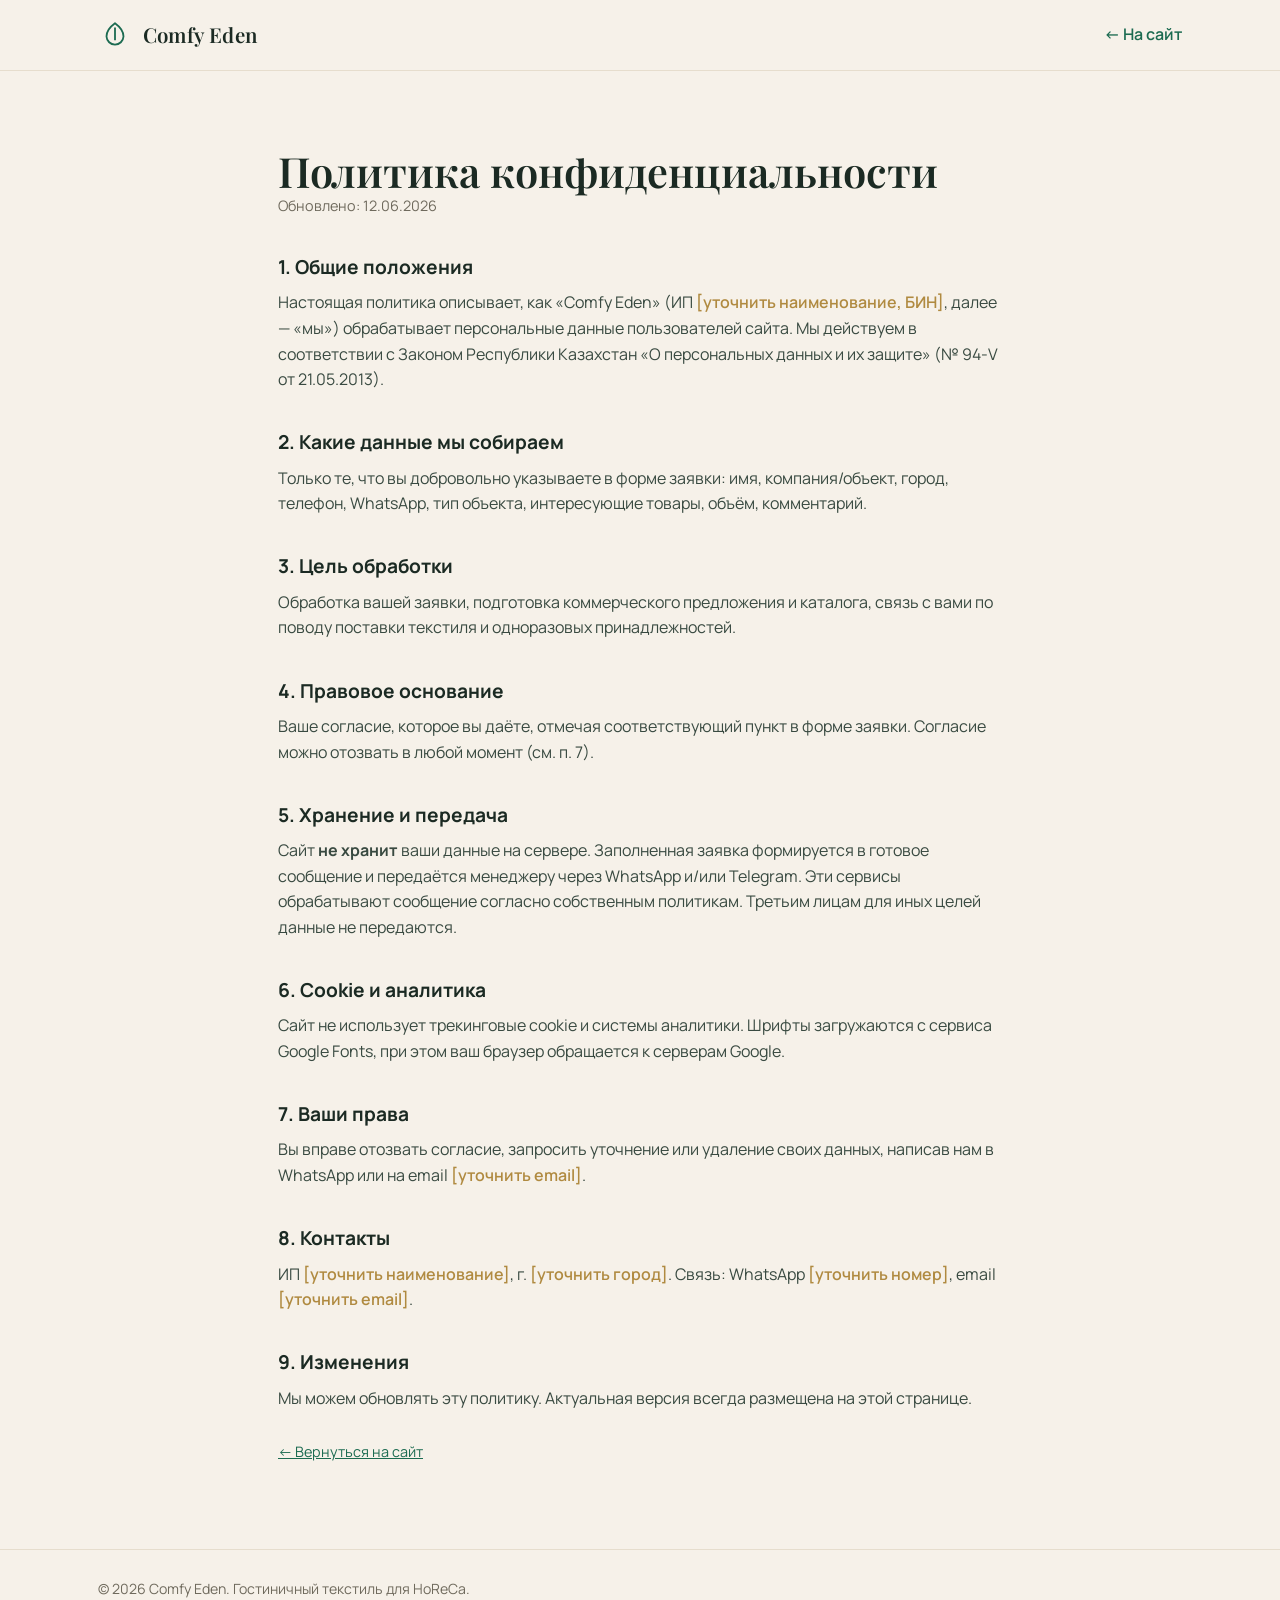
<file: privacy.html>
<!DOCTYPE html>
<html lang="ru">
<head>
<meta charset="utf-8">
<meta name="viewport" content="width=device-width, initial-scale=1">
<title>Политика конфиденциальности — Comfy Eden</title>
<meta name="description" content="Политика обработки персональных данных Comfy Eden — гостиничный текстиль для HoReCa, Казахстан.">
<meta name="robots" content="noindex">
<meta name="theme-color" content="#1c6b51">
<link rel="icon" href="data:image/svg+xml,%3Csvg xmlns='http://www.w3.org/2000/svg' viewBox='0 0 32 32'%3E%3Crect width='32' height='32' rx='7' fill='%231c6b51'/%3E%3Cpath d='M16 6c-5 3.6-7.5 7.8-7.5 11.6A7.5 7.5 0 0 0 16 25a7.5 7.5 0 0 0 7.5-7.4C23.5 13.8 21 9.6 16 6Z' fill='none' stroke='%23f6f1e9' stroke-width='1.7'/%3E%3Cpath d='M16 9v13' fill='none' stroke='%23f6f1e9' stroke-width='1.7'/%3E%3C/svg%3E">
<link rel="preconnect" href="https://fonts.googleapis.com">
<link rel="preconnect" href="https://fonts.gstatic.com" crossorigin>
<link href="https://fonts.googleapis.com/css2?family=Playfair+Display:wght@500;600&family=Manrope:wght@400;500;600;700&display=swap" rel="stylesheet">
<link rel="stylesheet" href="assets/css/styles.css">
</head>
<body>

<header class="legal-top">
  <div class="container legal-top__inner">
    <a class="logo" href="index.html" aria-label="Comfy Eden — на главную">
      <svg class="logo__mark" viewBox="0 0 32 32" aria-hidden="true">
        <path d="M16 5c-5.5 4-8 8.4-8 12.4A8 8 0 0 0 16 25a8 8 0 0 0 8-7.6c0-4-2.5-8.4-8-12.4Z" fill="none" stroke="currentColor" stroke-width="1.7"/>
        <path d="M16 9v12" fill="none" stroke="currentColor" stroke-width="1.7"/>
      </svg>
      <span class="logo__text"><span class="logo__name">Comfy Eden</span></span>
    </a>
    <a class="legal-top__back" href="index.html">← На сайт</a>
  </div>
</header>

<main class="legal">
  <h1>Политика конфиденциальности</h1>
  <p class="muted">Обновлено: 12.06.2026</p>

  <h2>1. Общие положения</h2>
  <p>Настоящая политика описывает, как «Comfy Eden» (ИП <span class="todo">[уточнить наименование, БИН]</span>, далее — «мы») обрабатывает персональные данные пользователей сайта. Мы действуем в соответствии с Законом Республики Казахстан «О персональных данных и их защите» (№ 94-V от 21.05.2013).</p>

  <h2>2. Какие данные мы собираем</h2>
  <p>Только те, что вы добровольно указываете в форме заявки: имя, компания/объект, город, телефон, WhatsApp, тип объекта, интересующие товары, объём, комментарий.</p>

  <h2>3. Цель обработки</h2>
  <p>Обработка вашей заявки, подготовка коммерческого предложения и каталога, связь с вами по поводу поставки текстиля и одноразовых принадлежностей.</p>

  <h2>4. Правовое основание</h2>
  <p>Ваше согласие, которое вы даёте, отмечая соответствующий пункт в форме заявки. Согласие можно отозвать в любой момент (см. п. 7).</p>

  <h2>5. Хранение и передача</h2>
  <p>Сайт <strong>не хранит</strong> ваши данные на сервере. Заполненная заявка формируется в готовое сообщение и передаётся менеджеру через WhatsApp и/или Telegram. Эти сервисы обрабатывают сообщение согласно собственным политикам. Третьим лицам для иных целей данные не передаются.</p>

  <h2>6. Cookie и аналитика</h2>
  <p>Сайт не использует трекинговые cookie и системы аналитики. Шрифты загружаются с сервиса Google Fonts, при этом ваш браузер обращается к серверам Google.</p>

  <h2>7. Ваши права</h2>
  <p>Вы вправе отозвать согласие, запросить уточнение или удаление своих данных, написав нам в WhatsApp или на email <span class="todo">[уточнить email]</span>.</p>

  <h2>8. Контакты</h2>
  <p>ИП <span class="todo">[уточнить наименование]</span>, г. <span class="todo">[уточнить город]</span>. Связь: WhatsApp <span class="todo">[уточнить номер]</span>, email <span class="todo">[уточнить email]</span>.</p>

  <h2>9. Изменения</h2>
  <p>Мы можем обновлять эту политику. Актуальная версия всегда размещена на этой странице.</p>

  <p class="muted" style="margin-top:2em"><a href="index.html">← Вернуться на сайт</a></p>
</main>

<footer class="legal-foot">
  <div class="container">
    <p>© <span data-year>2026</span> Comfy Eden. Гостиничный текстиль для HoReCa.</p>
  </div>
</footer>

<script src="assets/js/main.js" defer></script>
</body>
</html>
</file>
<file: assets/css/styles.css>
/* ============================================================
   Comfy Eden — premium B2B HoReCa textile landing
   Palette: песок + изумруд (sand + emerald)
   ============================================================ */

/* ---------- Tokens ---------- */
:root {
  /* surfaces */
  --bg: #f6f1e9;
  --bg-alt: #efe7d8;
  --surface: #ffffff;
  --surface-2: #fbf7f0;

  /* ink */
  --ink: #1b2a23;
  --ink-2: #394a41;
  --muted: #6f6a5d;

  /* lines */
  --line: #e6ddcd;
  --line-2: #d8ccb6;

  /* accent — emerald */
  --accent: #1c6b51;
  --accent-deep: #13503c;
  --accent-soft: #2e8467;
  --accent-tint: #e7f0ea;

  /* premium-tier restrained brass */
  --gold: #b08a40;
  --gold-soft: #d8be8a;

  /* type */
  --font-display: "Playfair Display", Georgia, "Times New Roman", serif;
  --font-sans: "Manrope", system-ui, -apple-system, "Segoe UI", Roboto, Arial, sans-serif;

  /* radius */
  --r-sm: 10px;
  --r: 16px;
  --r-lg: 24px;
  --r-pill: 999px;

  /* shadow (warm-tinted) */
  --shadow-sm: 0 2px 10px -4px rgba(44, 38, 24, .18);
  --shadow: 0 14px 36px -16px rgba(44, 38, 24, .26);
  --shadow-lg: 0 30px 60px -24px rgba(33, 44, 30, .32);

  /* layout */
  --container: 1180px;
  --gutter: clamp(20px, 5vw, 48px);
  --section-y: clamp(64px, 9vw, 120px);
  --header-h: 70px;
}

/* ---------- Reset / base ---------- */
*, *::before, *::after { box-sizing: border-box; }
* { margin: 0; }

html {
  scroll-behavior: smooth;
  scroll-padding-top: calc(var(--header-h) + 16px);
  -webkit-text-size-adjust: 100%;
}

body {
  font-family: var(--font-sans);
  color: var(--ink);
  background: var(--bg);
  line-height: 1.6;
  font-size: 16px;
  -webkit-font-smoothing: antialiased;
  text-rendering: optimizeLegibility;
  overflow-x: hidden;
}

img, svg { display: block; max-width: 100%; }
a { color: inherit; text-decoration: none; }
button { font: inherit; color: inherit; }
ul, ol { list-style: none; padding: 0; }

.icon { width: 22px; height: 22px; flex: none; }

:focus-visible {
  outline: 2px solid var(--accent);
  outline-offset: 3px;
  border-radius: 4px;
}

.skip-link {
  position: absolute;
  left: 16px;
  top: -60px;
  z-index: 200;
  background: var(--accent);
  color: #fff;
  padding: 10px 16px;
  border-radius: var(--r-sm);
  transition: top .2s;
}
.skip-link:focus { top: 16px; }

/* ---------- Layout helpers ---------- */
.container {
  width: 100%;
  max-width: var(--container);
  margin-inline: auto;
  padding-inline: var(--gutter);
}

.section { padding-block: var(--section-y); }
.section--alt { background: var(--bg-alt); }

.section__head {
  max-width: 720px;
  margin-bottom: clamp(36px, 5vw, 60px);
}
.section__title {
  font-family: var(--font-display);
  font-weight: 600;
  font-size: clamp(1.85rem, 3.6vw, 2.85rem);
  line-height: 1.12;
  letter-spacing: -.01em;
  color: var(--ink);
}
.section__sub {
  margin-top: 16px;
  color: var(--muted);
  font-size: clamp(1.02rem, 1.5vw, 1.16rem);
  max-width: 60ch;
}

.eyebrow {
  display: inline-flex;
  align-items: center;
  gap: .55em;
  font-size: .8rem;
  font-weight: 700;
  letter-spacing: .14em;
  text-transform: uppercase;
  color: var(--accent);
  margin-bottom: 14px;
}
.eyebrow--light { color: var(--gold-soft); }

.accent-text { color: var(--accent); }

/* ---------- Buttons ---------- */
.btn {
  --shadow-btn: 0 8px 20px -8px rgba(28, 107, 81, .5);
  display: inline-flex;
  align-items: center;
  justify-content: center;
  gap: .55em;
  font-weight: 700;
  font-size: .98rem;
  line-height: 1;
  padding: .92em 1.5em;
  border: 1px solid transparent;
  border-radius: var(--r-pill);
  cursor: pointer;
  white-space: nowrap;
  transition: transform .22s ease, box-shadow .22s ease, background .22s ease, color .22s ease, border-color .22s ease;
}
.btn .icon { width: 1.15em; height: 1.15em; }
.btn--primary { background: var(--accent); color: #fff; box-shadow: var(--shadow-btn); }
.btn--primary:hover { background: var(--accent-deep); transform: translateY(-2px); box-shadow: 0 14px 28px -10px rgba(28, 107, 81, .6); }
.btn--ghost { background: transparent; border-color: var(--line-2); color: var(--ink); }
.btn--ghost:hover { border-color: var(--accent); color: var(--accent); transform: translateY(-2px); }
.btn--light { background: #fff; color: var(--accent-deep); }
.btn--light:hover { transform: translateY(-2px); box-shadow: var(--shadow); }
.btn--ghost-light { background: transparent; border-color: rgba(255, 255, 255, .55); color: #fff; }
.btn--ghost-light:hover { background: rgba(255, 255, 255, .12); transform: translateY(-2px); }
.btn--sm { padding: .65em 1.1em; font-size: .9rem; }
.btn--lg { padding: 1.05em 1.8em; font-size: 1.05rem; }
.btn--block { width: 100%; }

/* ---------- Chips / level tags ---------- */
.chips { display: flex; flex-wrap: wrap; gap: 8px; }
.chip {
  font-size: .78rem;
  font-weight: 700;
  letter-spacing: .02em;
  padding: .4em .8em;
  border-radius: var(--r-pill);
  background: var(--accent-tint);
  color: var(--accent-deep);
  border: 1px solid rgba(28, 107, 81, .16);
}
.chip[data-level="Эконом"] { background: #efe7d6; color: #6b5d3e; border-color: rgba(107, 93, 62, .2); }
.chip[data-level="Премиум"] { background: #efe7d6; color: var(--gold); border-color: rgba(176, 138, 64, .35); }

/* ---------- Placeholder texture (premium «linen») ---------- */
.ph {
  position: relative;
  background:
    radial-gradient(120% 90% at 25% 12%, rgba(255, 255, 255, .55), transparent 55%),
    linear-gradient(135deg, #efe7d6 0%, #e4d9c2 55%, #dccfb3 100%);
  overflow: hidden;
  isolation: isolate;
}
.ph::before {
  content: "";
  position: absolute; inset: 0;
  background-image:
    repeating-linear-gradient(45deg, rgba(255, 255, 255, .14) 0 1px, transparent 1px 6px),
    repeating-linear-gradient(-45deg, rgba(27, 42, 35, .045) 0 1px, transparent 1px 6px);
  mix-blend-mode: soft-light;
  opacity: .8;
}
.ph::after {
  content: "";
  position: absolute; inset: 0;
  background: linear-gradient(115deg, transparent 40%, rgba(255, 255, 255, .35) 50%, transparent 60%);
  opacity: .5;
}

/* ============================================================
   HEADER
   ============================================================ */
.header {
  position: sticky;
  top: 0;
  z-index: 100;
  background: rgba(246, 241, 233, .82);
  backdrop-filter: saturate(150%) blur(14px);
  -webkit-backdrop-filter: saturate(150%) blur(14px);
  border-bottom: 1px solid transparent;
  transition: border-color .3s, box-shadow .3s, background .3s;
}
.header.is-scrolled {
  border-bottom-color: var(--line);
  box-shadow: 0 6px 24px -18px rgba(33, 44, 30, .5);
}
.header__inner {
  display: flex;
  align-items: center;
  justify-content: space-between;
  gap: 18px;
  height: var(--header-h);
}

.logo { display: inline-flex; align-items: center; gap: 11px; color: var(--accent); }
.logo__mark { width: 34px; height: 34px; flex: none; }
.logo__text { display: flex; flex-direction: column; line-height: 1.05; }
.logo__name { font-family: var(--font-display); font-weight: 600; font-size: 1.28rem; color: var(--ink); letter-spacing: .01em; }
.logo__tag { font-size: .68rem; letter-spacing: .16em; text-transform: uppercase; color: var(--muted); font-weight: 600; }

.nav { display: flex; gap: clamp(14px, 2vw, 30px); }
.nav a {
  font-weight: 600;
  font-size: .96rem;
  color: var(--ink-2);
  padding: 6px 2px;
  position: relative;
  transition: color .2s;
}
.nav a::after {
  content: "";
  position: absolute; left: 0; right: 100%; bottom: -2px;
  height: 2px; background: var(--accent);
  transition: right .25s ease;
}
.nav a:hover { color: var(--accent); }
.nav a:hover::after { right: 0; }

.header__actions { display: flex; align-items: center; gap: 12px; }

.nav-toggle {
  display: none;
  width: 44px; height: 44px;
  align-items: center; justify-content: center;
  background: transparent; border: 1px solid var(--line-2);
  border-radius: var(--r-sm); cursor: pointer; color: var(--ink);
}
.nav-toggle .icon { width: 24px; height: 24px; }

/* mobile menu */
.mobile-menu {
  display: none;
  flex-direction: column;
  gap: 8px;
  padding: 12px var(--gutter) 24px;
  background: var(--bg);
  border-bottom: 1px solid var(--line);
  box-shadow: var(--shadow);
}
.mobile-menu[hidden] { display: none; }
.mobile-menu.is-open { display: flex; }
.mobile-menu__nav { display: flex; flex-direction: column; }
.mobile-menu__nav a {
  padding: 14px 4px;
  font-weight: 600;
  font-size: 1.06rem;
  border-bottom: 1px solid var(--line);
}
.mobile-menu .btn { margin-top: 8px; }

/* ============================================================
   HERO
   ============================================================ */
.hero { padding-block: clamp(48px, 7vw, 92px); position: relative; }
.hero::after {
  /* soft warm glow behind hero */
  content: "";
  position: absolute; inset: 0;
  background: radial-gradient(60% 70% at 78% 25%, rgba(46, 132, 103, .1), transparent 60%);
  pointer-events: none; z-index: -1;
}
.hero__inner {
  display: grid;
  grid-template-columns: 1.05fr .95fr;
  gap: clamp(32px, 5vw, 72px);
  align-items: center;
}
.hero__content { max-width: 620px; }
.hero__title {
  font-family: var(--font-display);
  font-weight: 600;
  font-size: clamp(2.3rem, 5.4vw, 4.05rem);
  line-height: 1.05;
  letter-spacing: -.015em;
  margin-top: 4px;
}
.hero__lead {
  margin-top: 22px;
  font-size: clamp(1.06rem, 1.7vw, 1.27rem);
  color: var(--ink-2);
  max-width: 54ch;
}
.hero__cta { display: flex; flex-wrap: wrap; gap: 14px; margin-top: 32px; }
.hero__trust {
  display: flex; flex-wrap: wrap;
  gap: 14px 26px;
  margin-top: 36px;
  padding-top: 26px;
  border-top: 1px solid var(--line);
}
.hero__trust li {
  display: inline-flex; align-items: center; gap: 9px;
  font-weight: 600; font-size: .94rem; color: var(--ink-2);
}
.hero__trust .icon { width: 20px; height: 20px; color: var(--accent); }

/* hero art — layered linen cards (photo slots) */
.hero__art {
  position: relative;
  aspect-ratio: 1 / 1;
  width: 100%;
  max-width: 520px;
  margin-inline: auto;
}
.hero__card {
  position: absolute;
  border-radius: var(--r-lg);
  box-shadow: var(--shadow-lg);
  border: 1px solid rgba(255, 255, 255, .5);
}
.hero__card--back  { inset: 4% 14% 30% 6%; transform: rotate(-6deg) translateY(var(--py, 0px)); opacity: .92; }
.hero__card--mid   { inset: 18% 4% 14% 24%; transform: rotate(4deg) translateY(var(--py, 0px)); }
.hero__card--front { inset: 30% 18% 4% 10%; display: flex; align-items: flex-end; padding: 18px; transform: translateY(var(--py, 0px)); }
.hero__chip {
  position: absolute; top: 14px; left: 14px;
  font-size: .74rem; font-weight: 800; letter-spacing: .04em;
  color: var(--gold); background: rgba(255, 255, 255, .85);
  padding: .35em .75em; border-radius: var(--r-pill);
  border: 1px solid rgba(176, 138, 64, .4);
}
.hero__cardlabel {
  font-family: var(--font-display);
  font-size: 1.1rem; color: var(--ink);
  background: rgba(255, 255, 255, .82);
  padding: .5em .8em; border-radius: var(--r-sm);
  backdrop-filter: blur(4px);
}
.hero__badge {
  position: absolute; right: -2%; bottom: 16%;
  display: flex; align-items: center; gap: 10px;
  background: var(--accent); color: #fff;
  padding: 16px 18px; border-radius: var(--r);
  box-shadow: var(--shadow);
}
.hero__badge strong { font-family: var(--font-display); font-size: 2.2rem; line-height: 1; }
.hero__badge span { font-size: .82rem; line-height: 1.2; font-weight: 600; opacity: .92; }

/* ============================================================
   STORY (sticky storytelling)
   ============================================================ */
.story__inner { display: grid; gap: clamp(28px, 4vw, 56px); }

.story__sticky { position: relative; }
.story__visual {
  background: var(--surface);
  border: 1px solid var(--line);
  border-radius: var(--r-lg);
  box-shadow: var(--shadow);
  padding: 18px;
  --cat: var(--accent);
}
.story__visual[data-cat="bedding"] { --cat: #1c6b51; }
.story__visual[data-cat="pillow"]  { --cat: #2e7d5f; }
.story__visual[data-cat="towel"]   { --cat: #2a6e62; }
.story__visual[data-cat="robe"]    { --cat: #4d6b3f; }
.story__visual[data-cat="kit"]     { --cat: #7a6a3c; }

.story__media {
  position: relative;
  border-radius: var(--r);
  aspect-ratio: 16 / 10;
  display: grid; place-items: center;
  transition: opacity .4s ease;
}
.story__media .story__icon {
  width: 64px; height: 64px;
  color: var(--cat);
  background: rgba(255, 255, 255, .8);
  padding: 14px; border-radius: 50%;
  box-shadow: var(--shadow-sm);
  position: relative; z-index: 2;
}
.story__index {
  position: absolute; top: 26px; right: 30px; z-index: 2;
  font-family: var(--font-display);
  font-size: clamp(2.6rem, 6vw, 4rem);
  line-height: 1;
  color: var(--cat);
  opacity: .9;
}
.story__caption { padding: 22px 12px 10px; }
.story__caption .eyebrow { color: var(--cat); margin-bottom: 10px; }
.story__caption h3 {
  font-family: var(--font-display); font-weight: 600;
  font-size: clamp(1.4rem, 2.4vw, 1.9rem); line-height: 1.15;
}
.story__caption p { margin-top: 10px; color: var(--muted); }
.story__caption .chips { margin-top: 16px; }

/* steps */
.story__steps { display: flex; flex-direction: column; }
.story__step {
  padding: clamp(22px, 3vw, 34px) 0;
  border-top: 1px solid var(--line);
  opacity: .42;
  transition: opacity .4s ease, transform .4s ease;
}
.story__step:first-child { border-top: 0; }
.story__step.is-active { opacity: 1; }
.story__step .story__num {
  font-family: var(--font-display);
  font-size: 1rem; font-weight: 600;
  color: var(--accent);
  display: inline-block; margin-bottom: 8px;
  letter-spacing: .1em;
}
.story__step h3 {
  font-family: var(--font-display); font-weight: 600;
  font-size: clamp(1.5rem, 2.8vw, 2.1rem); line-height: 1.12;
  color: var(--ink);
}
.story__step p { margin-top: 12px; color: var(--ink-2); max-width: 52ch; }
.story__step .story__meta {
  margin-top: 14px; font-size: .9rem; color: var(--muted);
  font-weight: 600; letter-spacing: .01em;
}
.story__step.is-active h3 { color: var(--accent-deep); }

@media (min-width: 900px) {
  .story__inner { grid-template-columns: .92fr 1.08fr; align-items: start; }
  .story__sticky { position: sticky; top: calc(var(--header-h) + 28px); }
  .story__step { min-height: 78vh; display: flex; flex-direction: column; justify-content: center; }
  .story__step:first-child { min-height: 60vh; }
}

/* ============================================================
   GRID + CARDS (audience)
   ============================================================ */
.grid { display: grid; gap: 20px; }
.grid--3 { grid-template-columns: repeat(3, 1fr); }

.card {
  background: var(--surface);
  border: 1px solid var(--line);
  border-radius: var(--r-lg);
  padding: clamp(24px, 3vw, 32px);
  transition: transform .25s ease, box-shadow .25s ease, border-color .25s ease;
}
.card:hover { transform: translateY(-5px); box-shadow: var(--shadow); border-color: var(--line-2); }
.card__icon {
  display: inline-flex; align-items: center; justify-content: center;
  width: 52px; height: 52px; border-radius: 14px;
  background: var(--accent-tint); color: var(--accent);
  margin-bottom: 18px;
}
.card__icon .icon { width: 26px; height: 26px; }
.card h3 { font-size: 1.2rem; font-weight: 700; }
.card p { margin-top: 8px; color: var(--muted); font-size: .98rem; }

/* ============================================================
   LEVELS (quality tiers)
   ============================================================ */
.levels {
  display: grid;
  grid-template-columns: repeat(3, 1fr);
  gap: 20px;
  margin-bottom: clamp(40px, 6vw, 72px);
}
.level {
  position: relative;
  background: var(--surface);
  border: 1px solid var(--line);
  border-radius: var(--r-lg);
  padding: clamp(24px, 3vw, 34px);
  display: flex; flex-direction: column;
  transition: transform .25s ease, box-shadow .25s ease;
}
.level:hover { transform: translateY(-4px); box-shadow: var(--shadow); }
.level__head { margin-bottom: 16px; }
.level__tag {
  font-family: var(--font-display);
  font-size: 1.5rem; font-weight: 600;
  display: block; color: var(--ink);
}
.level__for { font-size: .85rem; font-weight: 600; color: var(--muted); letter-spacing: .02em; }
.level > p { color: var(--ink-2); }
.level__list { margin-top: 18px; display: flex; flex-direction: column; gap: 10px; }
.level__list li { display: flex; align-items: center; gap: 10px; font-size: .95rem; font-weight: 600; color: var(--ink-2); }
.level__list .icon { width: 19px; height: 19px; color: var(--accent); }

.level[data-level="econom"] { border-top: 3px solid var(--line-2); }
.level[data-level="econom"] .level__tag { color: #6b5d3e; }

.level--featured {
  border: 1px solid var(--accent);
  box-shadow: 0 20px 44px -22px rgba(28, 107, 81, .5);
}
.level--featured::before {
  content: ""; position: absolute; inset: 0;
  border-radius: var(--r-lg);
  background: linear-gradient(180deg, var(--accent-tint), transparent 40%);
  z-index: -1;
}
.level--featured .level__tag { color: var(--accent-deep); }
.level__badge {
  position: absolute; top: -12px; left: 50%; transform: translateX(-50%);
  background: var(--accent); color: #fff;
  font-size: .74rem; font-weight: 800; letter-spacing: .04em;
  padding: .45em 1em; border-radius: var(--r-pill);
  white-space: nowrap; box-shadow: var(--shadow-sm);
}

.level--premium { border-top: 3px solid var(--gold); }
.level--premium .level__tag { color: var(--gold); }
.level--premium .level__list .icon { color: var(--gold); }

/* ---------- Features ---------- */
.features { gap: 22px 26px; }
.feature { display: flex; gap: 16px; align-items: flex-start; }
.feature__icon {
  flex: none;
  display: inline-flex; align-items: center; justify-content: center;
  width: 48px; height: 48px; border-radius: 13px;
  background: var(--surface); border: 1px solid var(--line); color: var(--accent);
  box-shadow: var(--shadow-sm);
}
.feature__icon .icon { width: 24px; height: 24px; }
.feature h3 { font-size: 1.1rem; font-weight: 700; }
.feature p { margin-top: 5px; color: var(--muted); font-size: .96rem; }

/* ============================================================
   PROCESS
   ============================================================ */
.process {
  display: grid;
  grid-template-columns: repeat(3, 1fr);
  gap: 22px;
  counter-reset: step;
}
.process__step {
  position: relative;
  background: var(--surface);
  border: 1px solid var(--line);
  border-radius: var(--r-lg);
  padding: clamp(24px, 3vw, 32px);
  transition: transform .25s ease, box-shadow .25s ease;
}
.process__step:hover { transform: translateY(-4px); box-shadow: var(--shadow); }
.process__num {
  display: inline-flex; align-items: center; justify-content: center;
  width: 46px; height: 46px; border-radius: 50%;
  background: var(--accent); color: #fff;
  font-family: var(--font-display); font-size: 1.3rem; font-weight: 600;
  margin-bottom: 16px;
}
.process__step h3 { font-size: 1.18rem; font-weight: 700; }
.process__step p { margin-top: 8px; color: var(--muted); font-size: .97rem; }

/* ============================================================
   BAND (prices / bot)
   ============================================================ */
.band {
  background:
    radial-gradient(90% 120% at 85% 10%, rgba(46, 132, 103, .35), transparent 55%),
    linear-gradient(135deg, var(--accent-deep), #0e3f30);
  color: #fff;
  padding-block: clamp(48px, 7vw, 84px);
}
.band__inner {
  display: grid;
  grid-template-columns: 1.4fr .6fr;
  gap: clamp(28px, 4vw, 56px);
  align-items: center;
}
.band__title {
  font-family: var(--font-display); font-weight: 600;
  font-size: clamp(1.7rem, 3.2vw, 2.5rem); line-height: 1.15;
  margin-top: 6px;
}
.band__lead { margin-top: 16px; color: rgba(255, 255, 255, .82); max-width: 62ch; font-size: 1.05rem; }
.band__cta { display: flex; flex-direction: column; gap: 12px; }

/* ============================================================
   LEAD FORM
   ============================================================ */
.lead__inner {
  display: grid;
  grid-template-columns: .85fr 1.15fr;
  gap: clamp(32px, 5vw, 64px);
  align-items: start;
}
/* mobile overflow fix: длинные <option> в select не должны распирать сетку формы */
.lead__inner,
.lead__intro,
.lead-form,
.field-row,
.field { min-width: 0; }
.lead__intro { position: sticky; top: calc(var(--header-h) + 28px); }
.lead__points { margin-top: 26px; display: flex; flex-direction: column; gap: 14px; }
.lead__points li { display: flex; gap: 12px; align-items: flex-start; color: var(--ink-2); font-weight: 600; }
.lead__points .icon { width: 22px; height: 22px; color: var(--accent); flex: none; margin-top: 1px; }

.lead-form {
  background: var(--surface);
  border: 1px solid var(--line);
  border-radius: var(--r-lg);
  padding: clamp(24px, 3.5vw, 40px);
  box-shadow: var(--shadow);
}
.field-row { display: grid; grid-template-columns: 1fr 1fr; gap: 18px; }
.field { display: flex; flex-direction: column; margin-bottom: 18px; }
.field label, .field legend {
  font-size: .9rem; font-weight: 700; color: var(--ink); margin-bottom: 8px;
}
.field__hint { font-weight: 500; color: var(--muted); font-size: .82rem; }
.req { color: var(--accent); }
.field input, .field select {
  font: inherit;
  min-width: 0;
  padding: 13px 14px;
  border: 1px solid var(--line-2);
  border-radius: var(--r-sm);
  background: var(--surface-2);
  color: var(--ink);
  transition: border-color .2s, box-shadow .2s, background .2s;
}
.field input::placeholder { color: #a89f8c; }
.field input:focus, .field select:focus {
  outline: none;
  border-color: var(--accent);
  background: #fff;
  box-shadow: 0 0 0 4px rgba(28, 107, 81, .12);
}
.field--invalid input { border-color: #c0492f; background: #fcf3f0; }
.field__error { color: #c0492f; font-size: .82rem; font-weight: 600; margin-top: 6px; min-height: 0; }
.field--invalid .field__error { min-height: 1em; }

.field--group { border: 0; padding: 0; }
.checks { display: grid; grid-template-columns: repeat(2, 1fr); gap: 10px; }
.check {
  display: flex; align-items: center; gap: 10px;
  padding: 11px 13px;
  border: 1px solid var(--line-2);
  border-radius: var(--r-sm);
  background: var(--surface-2);
  cursor: pointer; font-weight: 600; font-size: .92rem;
  transition: border-color .2s, background .2s;
}
.check:hover { border-color: var(--accent-soft); }
.check input { width: 18px; height: 18px; accent-color: var(--accent); flex: none; }
.check:has(input:checked) { border-color: var(--accent); background: var(--accent-tint); }

.lead-form__foot { margin-top: 8px; display: flex; flex-direction: column; gap: 14px; }
.lead-form__note { font-size: .85rem; color: var(--muted); line-height: 1.5; }
.lead-form__success {
  display: flex; gap: 14px; align-items: flex-start;
  margin-top: 18px; padding: 18px;
  background: var(--accent-tint); border: 1px solid rgba(28, 107, 81, .25);
  border-radius: var(--r); color: var(--accent-deep);
}
.lead-form__success[hidden] { display: none; }
.lead-form__success .icon { width: 26px; height: 26px; color: var(--accent); flex: none; }
.lead-form__success a { color: var(--accent-deep); text-decoration: underline; font-weight: 700; }

/* ============================================================
   CONTACTS
   ============================================================ */
.contacts {
  display: grid;
  grid-template-columns: repeat(3, 1fr);
  gap: 18px;
}
.contact {
  display: grid;
  grid-template-columns: auto 1fr;
  grid-template-areas: "icon label" "icon value";
  column-gap: 16px; align-items: center;
  background: var(--surface);
  border: 1px solid var(--line);
  border-radius: var(--r);
  padding: 22px 24px;
  transition: transform .22s ease, box-shadow .22s ease, border-color .22s ease;
}
a.contact:hover { transform: translateY(-3px); box-shadow: var(--shadow); border-color: var(--accent); }
.contact__icon {
  grid-area: icon;
  display: inline-flex; align-items: center; justify-content: center;
  width: 48px; height: 48px; border-radius: 13px;
  background: var(--accent-tint); color: var(--accent);
}
.contact__label { grid-area: label; font-size: .8rem; font-weight: 700; letter-spacing: .06em; text-transform: uppercase; color: var(--muted); }
.contact__value { grid-area: value; font-weight: 700; font-size: 1.06rem; color: var(--ink); }

/* ============================================================
   FOOTER
   ============================================================ */
.footer { background: #14201a; color: #cdd6cf; padding-top: clamp(48px, 6vw, 72px); }
.footer__inner {
  display: grid;
  grid-template-columns: 1.6fr 1fr 1fr;
  gap: 36px;
  padding-bottom: 40px;
}
.logo--light { color: var(--gold-soft); }
.logo--light .logo__name { color: #fff; }
.footer__about { margin-top: 16px; color: #97a89c; max-width: 42ch; font-size: .96rem; }
.footer h4 { font-size: .82rem; text-transform: uppercase; letter-spacing: .12em; color: #8b9c8f; margin-bottom: 16px; font-weight: 700; }
.footer__nav, .footer__contacts { display: flex; flex-direction: column; gap: 11px; }
.footer__nav a, .footer__contacts a { color: #cdd6cf; font-weight: 600; transition: color .2s; width: fit-content; }
.footer__nav a:hover, .footer__contacts a:hover { color: #fff; }
.footer__bottom {
  display: flex; flex-wrap: wrap; gap: 8px 24px; justify-content: space-between;
  padding-block: 22px;
  border-top: 1px solid rgba(255, 255, 255, .1);
  font-size: .86rem; color: #8b9c8f;
}

/* ============================================================
   WHATSAPP FLOAT
   ============================================================ */
.wa-float {
  position: fixed;
  right: clamp(16px, 3vw, 28px);
  bottom: clamp(16px, 3vw, 28px);
  z-index: 90;
  display: inline-flex; align-items: center; gap: 9px;
  padding: 13px 18px 13px 15px;
  background: #1c6b51; color: #fff;
  border-radius: var(--r-pill);
  font-weight: 700; font-size: .95rem;
  box-shadow: 0 14px 30px -10px rgba(20, 60, 45, .6);
  transform: translateY(120%);
  opacity: 0;
  transition: transform .35s cubic-bezier(.2, .8, .2, 1), opacity .35s, background .2s;
}
.wa-float .icon { width: 24px; height: 24px; }
.wa-float[hidden] { display: inline-flex; }
.wa-float.is-shown { transform: translateY(0); opacity: 1; }
.wa-float:hover { background: var(--accent-deep); }

/* ============================================================
   REVEAL (scroll motion)
   ============================================================ */
[data-reveal] {
  opacity: 0;
  transform: translateY(20px);
  transition: opacity .75s cubic-bezier(.2, .7, .2, 1), transform .75s cubic-bezier(.2, .7, .2, 1);
  will-change: opacity, transform;
}
[data-reveal].is-visible { opacity: 1; transform: none; }
[data-reveal-delay="1"] { transition-delay: .09s; }
[data-reveal-delay="2"] { transition-delay: .18s; }
[data-reveal-delay="3"] { transition-delay: .27s; }

/* ============================================================
   RESPONSIVE
   ============================================================ */
@media (max-width: 1080px) {
  .lead__inner { grid-template-columns: 1fr; }
  .lead__intro { position: static; }
}

@media (max-width: 900px) {
  .nav { display: none; }
  .header__actions .btn--sm { display: none; }
  .nav-toggle { display: inline-flex; }

  .hero__inner { grid-template-columns: 1fr; }
  .hero__art { order: -1; max-width: 380px; aspect-ratio: 4 / 3; margin-bottom: 8px; }

  .band__inner { grid-template-columns: 1fr; }
  .band__cta { flex-direction: row; flex-wrap: wrap; }

  .grid--3, .levels, .process, .features, .contacts { grid-template-columns: repeat(2, 1fr); }

  /* mobile sticky story = compact pinned panel above scrolling steps */
  .story__sticky { position: sticky; top: calc(var(--header-h) + 8px); z-index: 2; margin-bottom: 8px; }
  .story__visual { display: grid; grid-template-columns: auto 1fr; gap: 14px; padding: 14px; align-items: center; }
  .story__media { aspect-ratio: 1 / 1; width: 92px; }
  .story__media .story__icon { width: 44px; height: 44px; padding: 9px; }
  .story__index { display: none; }
  .story__caption { padding: 0; }
  .story__caption h3 { font-size: 1.2rem; }
  .story__caption p, .story__caption .chips { display: none; }
}

@media (max-width: 600px) {
  :root { --section-y: clamp(52px, 12vw, 72px); }
  .field-row { grid-template-columns: 1fr; gap: 0; }
  .checks { grid-template-columns: 1fr; }
  .grid--3, .levels, .process, .features, .contacts { grid-template-columns: 1fr; }
  .level__badge { font-size: .68rem; }
  .hero__cta { flex-direction: column; align-items: stretch; }
  .hero__cta .btn { width: 100%; }
  .wa-float span { display: none; }
  .wa-float { padding: 14px; }
  .footer__inner { grid-template-columns: 1fr; gap: 28px; }
}

/* ============================================================
   REDUCED MOTION
   ============================================================ */
@media (prefers-reduced-motion: reduce) {
  html { scroll-behavior: auto; }
  *, *::before, *::after {
    animation-duration: .001ms !important;
    animation-iteration-count: 1 !important;
    transition-duration: .001ms !important;
    scroll-behavior: auto !important;
  }
  [data-reveal] { opacity: 1 !important; transform: none !important; }
  .story__step { opacity: 1 !important; }
  .wa-float { transform: none; opacity: 1; }
  .ph::after { display: none; }
}

/* ============================================================
   CONSENT (lead form) + LEGAL PAGE (privacy)
   ============================================================ */
.consent {
  display: flex;
  gap: 10px;
  align-items: flex-start;
  font-size: .9rem;
  line-height: 1.5;
  color: var(--ink-2);
  cursor: pointer;
}
.consent input { width: 18px; height: 18px; accent-color: var(--accent); flex: none; margin-top: 2px; }
.consent a { color: var(--accent); text-decoration: underline; }
.consent-error { display: block; }

.legal-top { border-bottom: 1px solid var(--line); background: var(--bg); position: sticky; top: 0; z-index: 50; }
.legal-top__inner { display: flex; align-items: center; justify-content: space-between; height: var(--header-h); }
.legal-top__back { font-weight: 600; color: var(--accent); }
.legal-top__back:hover { color: var(--accent-deep); }

.legal { max-width: 820px; margin-inline: auto; padding: clamp(40px, 6vw, 80px) var(--gutter); }
.legal h1 { font-family: var(--font-display); font-weight: 600; font-size: clamp(1.9rem, 4vw, 2.6rem); line-height: 1.12; color: var(--ink); }
.legal h2 { font-size: 1.2rem; font-weight: 700; color: var(--ink); margin-top: 1.8em; margin-bottom: .4em; }
.legal p { color: var(--ink-2); margin-bottom: .6em; }
.legal a { color: var(--accent); text-decoration: underline; }
.legal .muted { color: var(--muted); font-size: .9rem; }
.legal .todo { color: var(--gold); font-weight: 600; }

.legal-foot { border-top: 1px solid var(--line); padding-block: 28px; color: var(--muted); font-size: .88rem; }

/* ============================================================
   PREMIUM MOTION & POLISH  (ui-ux-pro-max pass)
   transform/opacity only · 150–400ms · ease-out на вход · reduced-motion-safe
   ============================================================ */
:root {
  --ease-out: cubic-bezier(.22, 1, .36, 1);     /* expo-out — премиальный «доезд» */
  --ease-spring: cubic-bezier(.34, 1.42, .5, 1); /* лёгкий overshoot, дозированно */
  --dur-fast: .18s;
  --dur: .26s;
  --dur-slow: .72s;
  --shadow-hover: 0 28px 54px -22px rgba(33, 44, 30, .42);
}

/* — Reveal: премиальное easing + микро-scale для глубины — */
[data-reveal] {
  transform: translateY(26px) scale(.985);
  transition: opacity var(--dur-slow) var(--ease-out), transform var(--dur-slow) var(--ease-out);
}
[data-reveal].is-visible { transform: none; }
[data-reveal-delay="1"] { transition-delay: .07s; }
[data-reveal-delay="2"] { transition-delay: .14s; }
[data-reveal-delay="3"] { transition-delay: .21s; }

/* — Кнопки: премиальный hover-блик + press-scale (feedback) — */
.btn {
  position: relative;
  overflow: hidden;
  transition: transform var(--dur) var(--ease-out), box-shadow var(--dur) var(--ease-out),
              background var(--dur) var(--ease-out), color var(--dur) var(--ease-out),
              border-color var(--dur) var(--ease-out);
}
.btn::after {
  content: "";
  position: absolute; inset: 0;
  background: linear-gradient(110deg, transparent 32%, rgba(255, 255, 255, .28) 50%, transparent 68%);
  transform: translateX(-130%);
  transition: transform .6s var(--ease-out);
  pointer-events: none;
}
.btn:hover::after { transform: translateX(130%); }
.btn--ghost::after, .btn--ghost-light::after {
  background: linear-gradient(110deg, transparent 32%, rgba(28, 107, 81, .12) 50%, transparent 68%);
}
.btn:active { transform: translateY(0) scale(.97); }

/* — Карточки и поверхности: глубже, мягче, единый ритм — */
.card, .level, .process__step, .feature__icon, .contact {
  transition: transform var(--dur) var(--ease-out), box-shadow var(--dur) var(--ease-out),
              border-color var(--dur) var(--ease-out), color var(--dur) var(--ease-out);
}
.card:hover, .process__step:hover, .level:hover { transform: translateY(-6px); box-shadow: var(--shadow-hover); }
a.contact:hover { transform: translateY(-4px); box-shadow: var(--shadow-hover); }
.card:hover .card__icon { transform: scale(1.06) rotate(-2deg); }
.card__icon { transition: transform var(--dur) var(--ease-spring); }
.feature:hover .feature__icon { transform: translateY(-3px); box-shadow: 0 14px 24px -10px rgba(28, 107, 81, .42); color: var(--accent-deep); }

/* — Фокус: премиальное кольцо (видимое, мягкое) — */
:focus-visible { outline: 2px solid var(--accent); outline-offset: 3px; box-shadow: 0 0 0 5px rgba(28, 107, 81, .14); }

/* — Sticky-сторителлинг: активный шаг чуть «выдвигается» — */
.story__step { transition: opacity .5s var(--ease-out), transform .5s var(--ease-out); }
.story__step:not(.is-active) { transform: translateX(-3px); }
.story__step.is-active { transform: none; }

/* — Hero: бейдж реагирует, header мягче — */
.hero__badge { transition: transform var(--dur) var(--ease-spring), box-shadow var(--dur) var(--ease-out); }
.hero__art:hover .hero__badge { transform: translateY(-3px) scale(1.03); }
.hero__card, .hero__badge { will-change: transform; }
.header { transition: border-color .4s var(--ease-out), box-shadow .4s var(--ease-out), background .4s var(--ease-out); }

/* — Надзаголовок: тонкая линия-засечка (редакторский премиум-штрих) — */
.eyebrow::before { content: ""; width: 24px; height: 1px; background: currentColor; opacity: .45; flex: none; }
/* — Текстур-плейсхолдеры: мягкая внутренняя глубина — */
.ph { box-shadow: inset 0 0 70px rgba(120, 96, 56, .1); }
</file>
